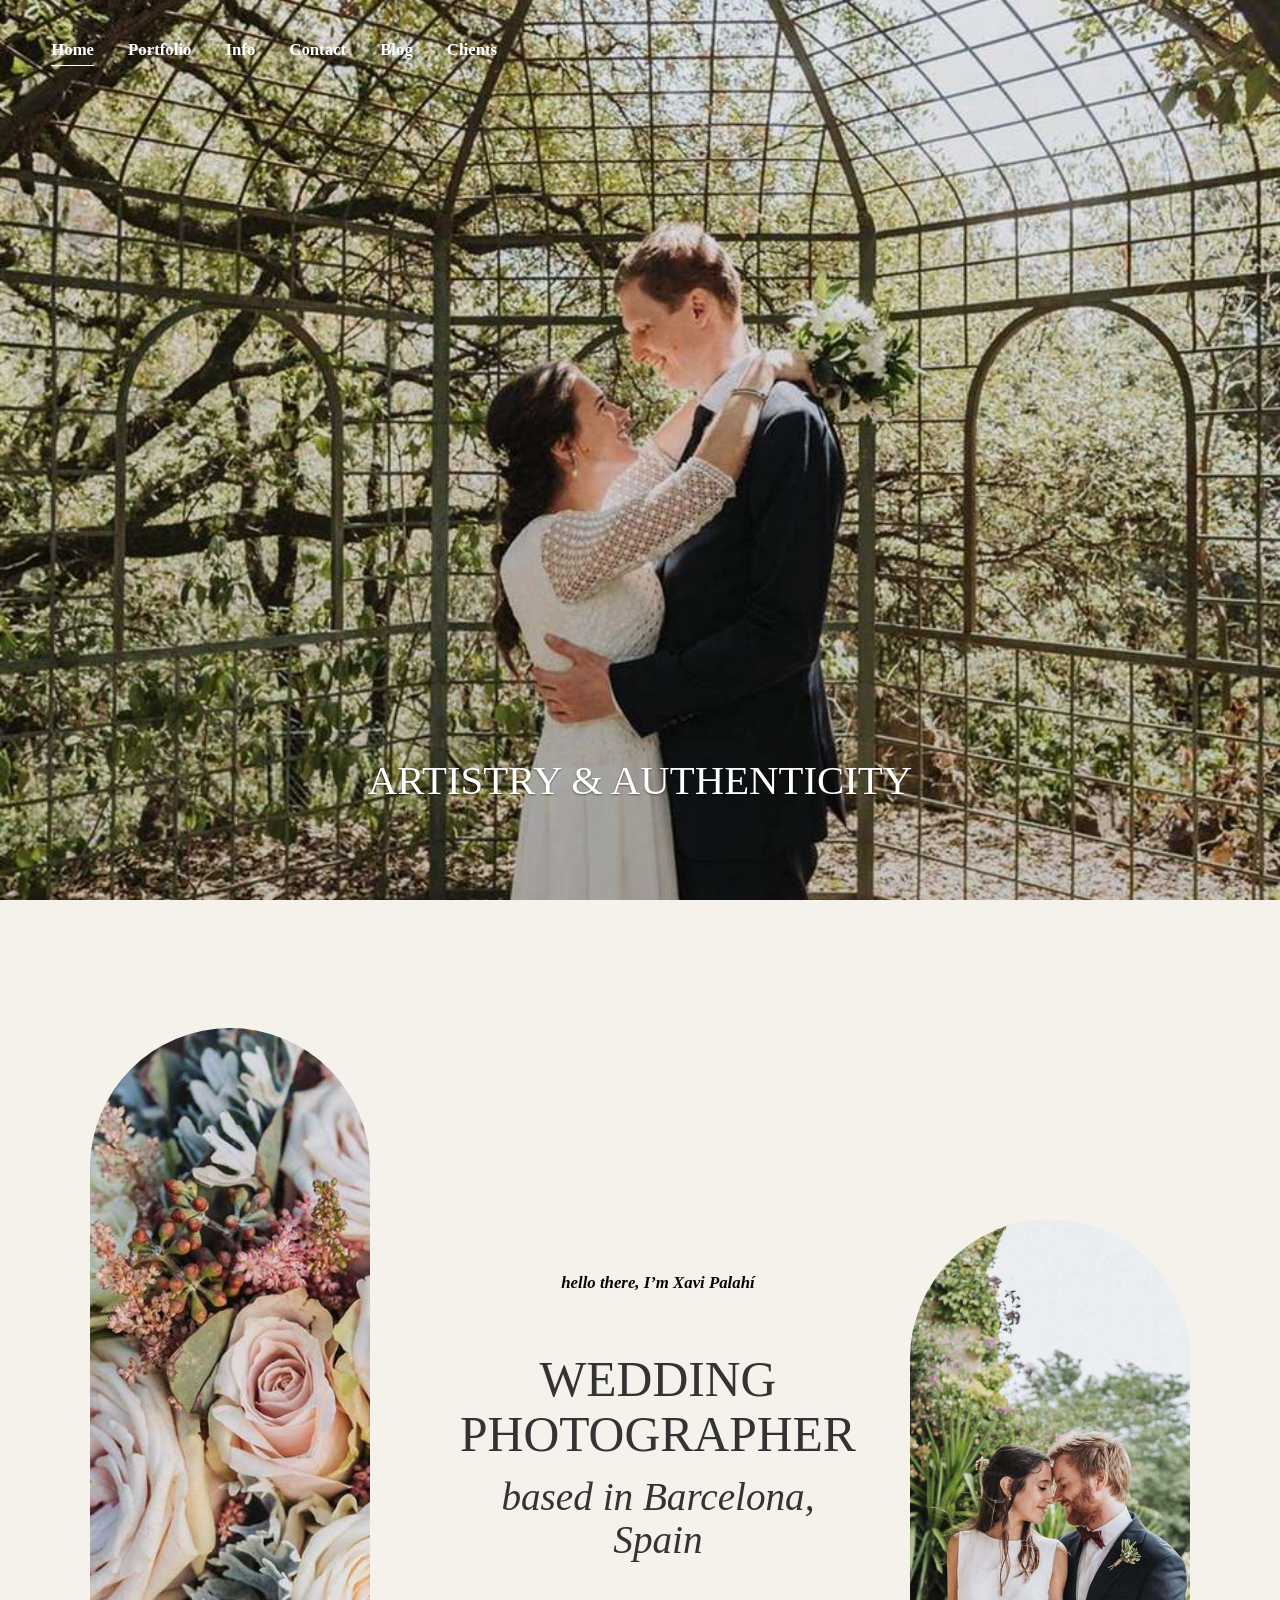
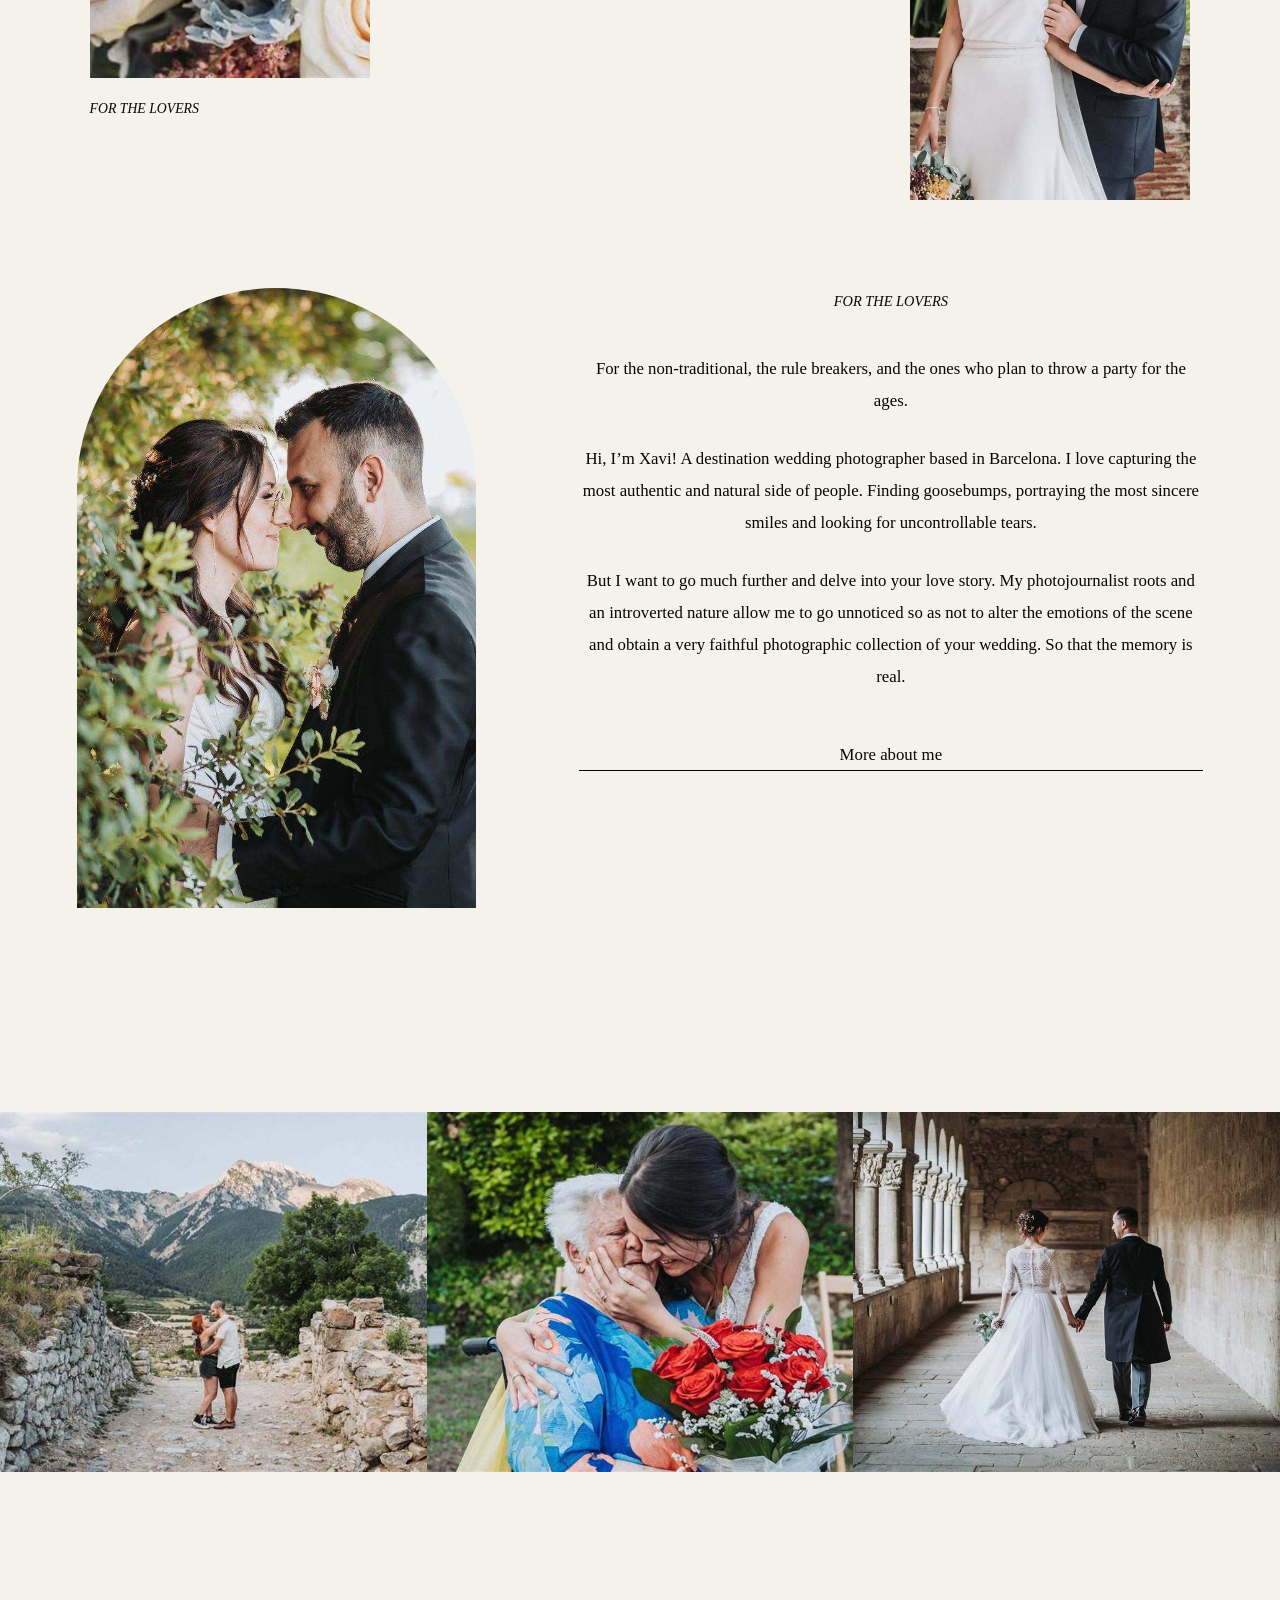
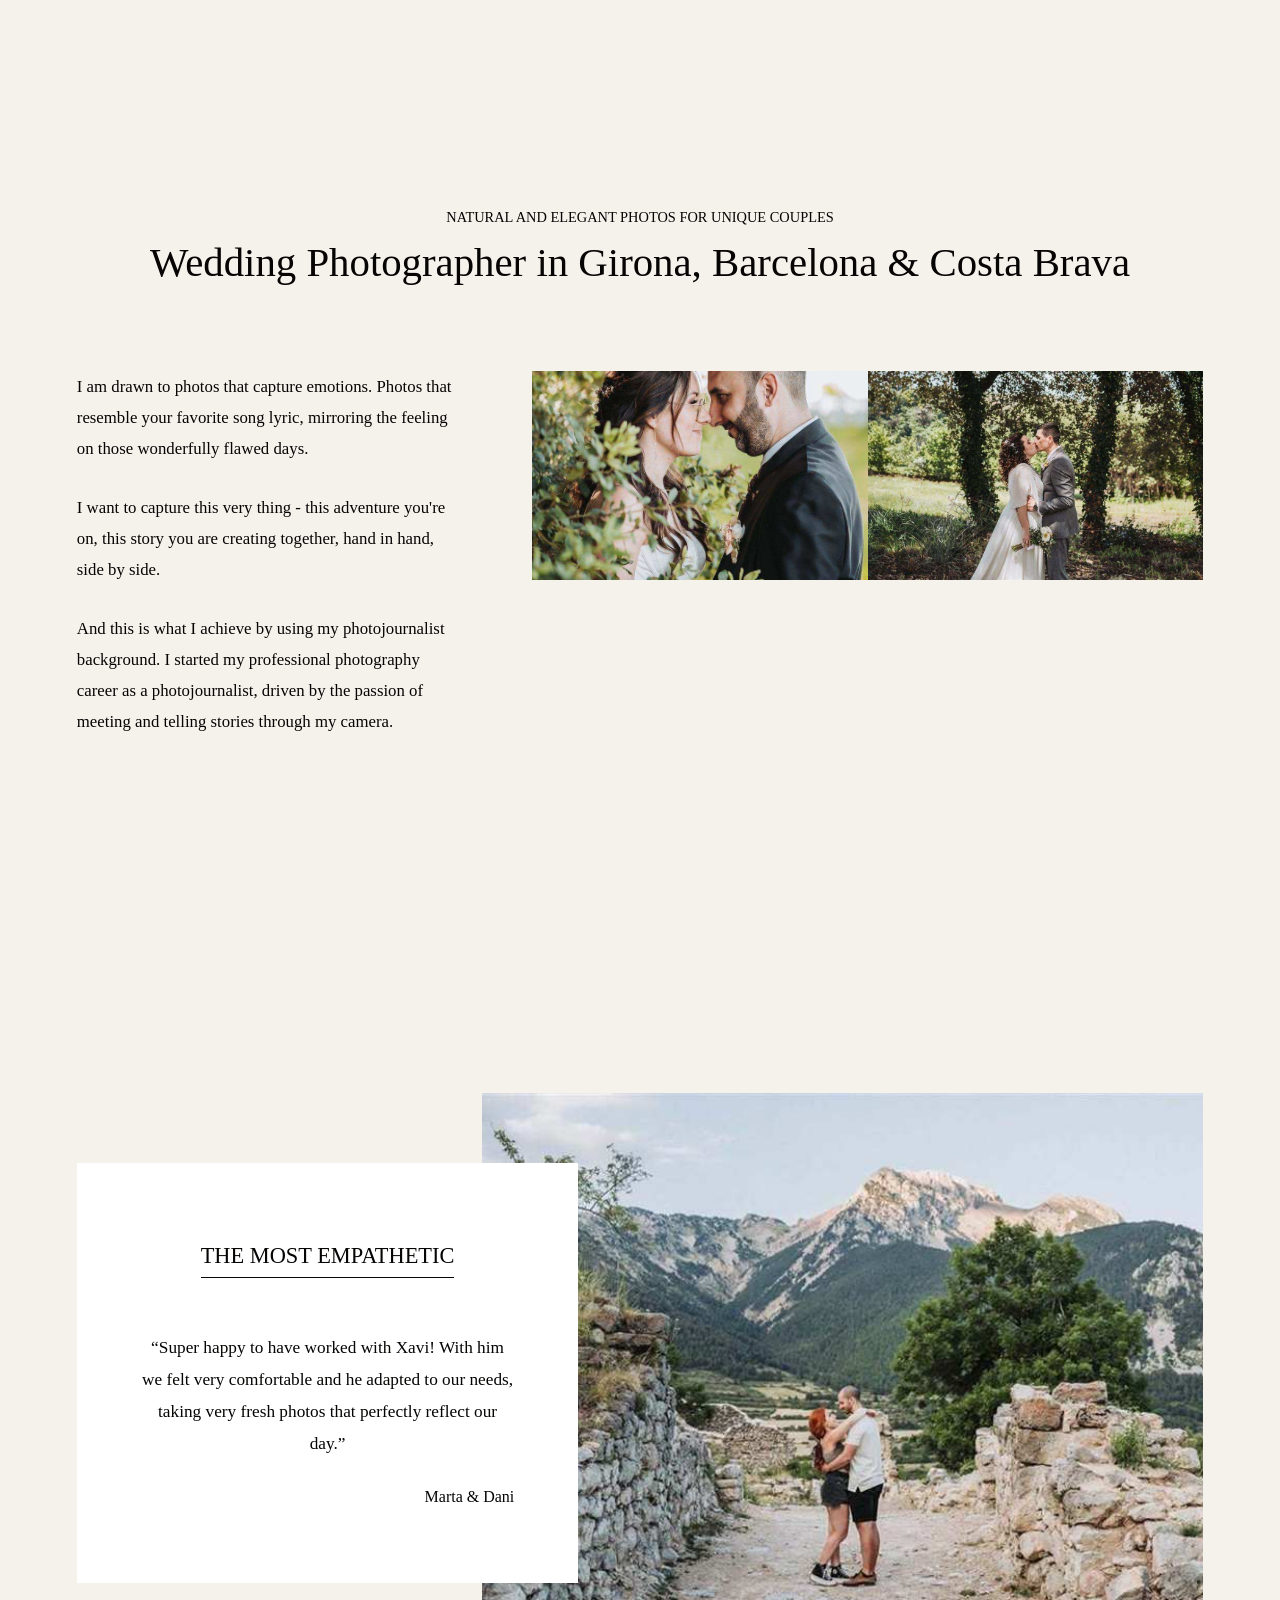
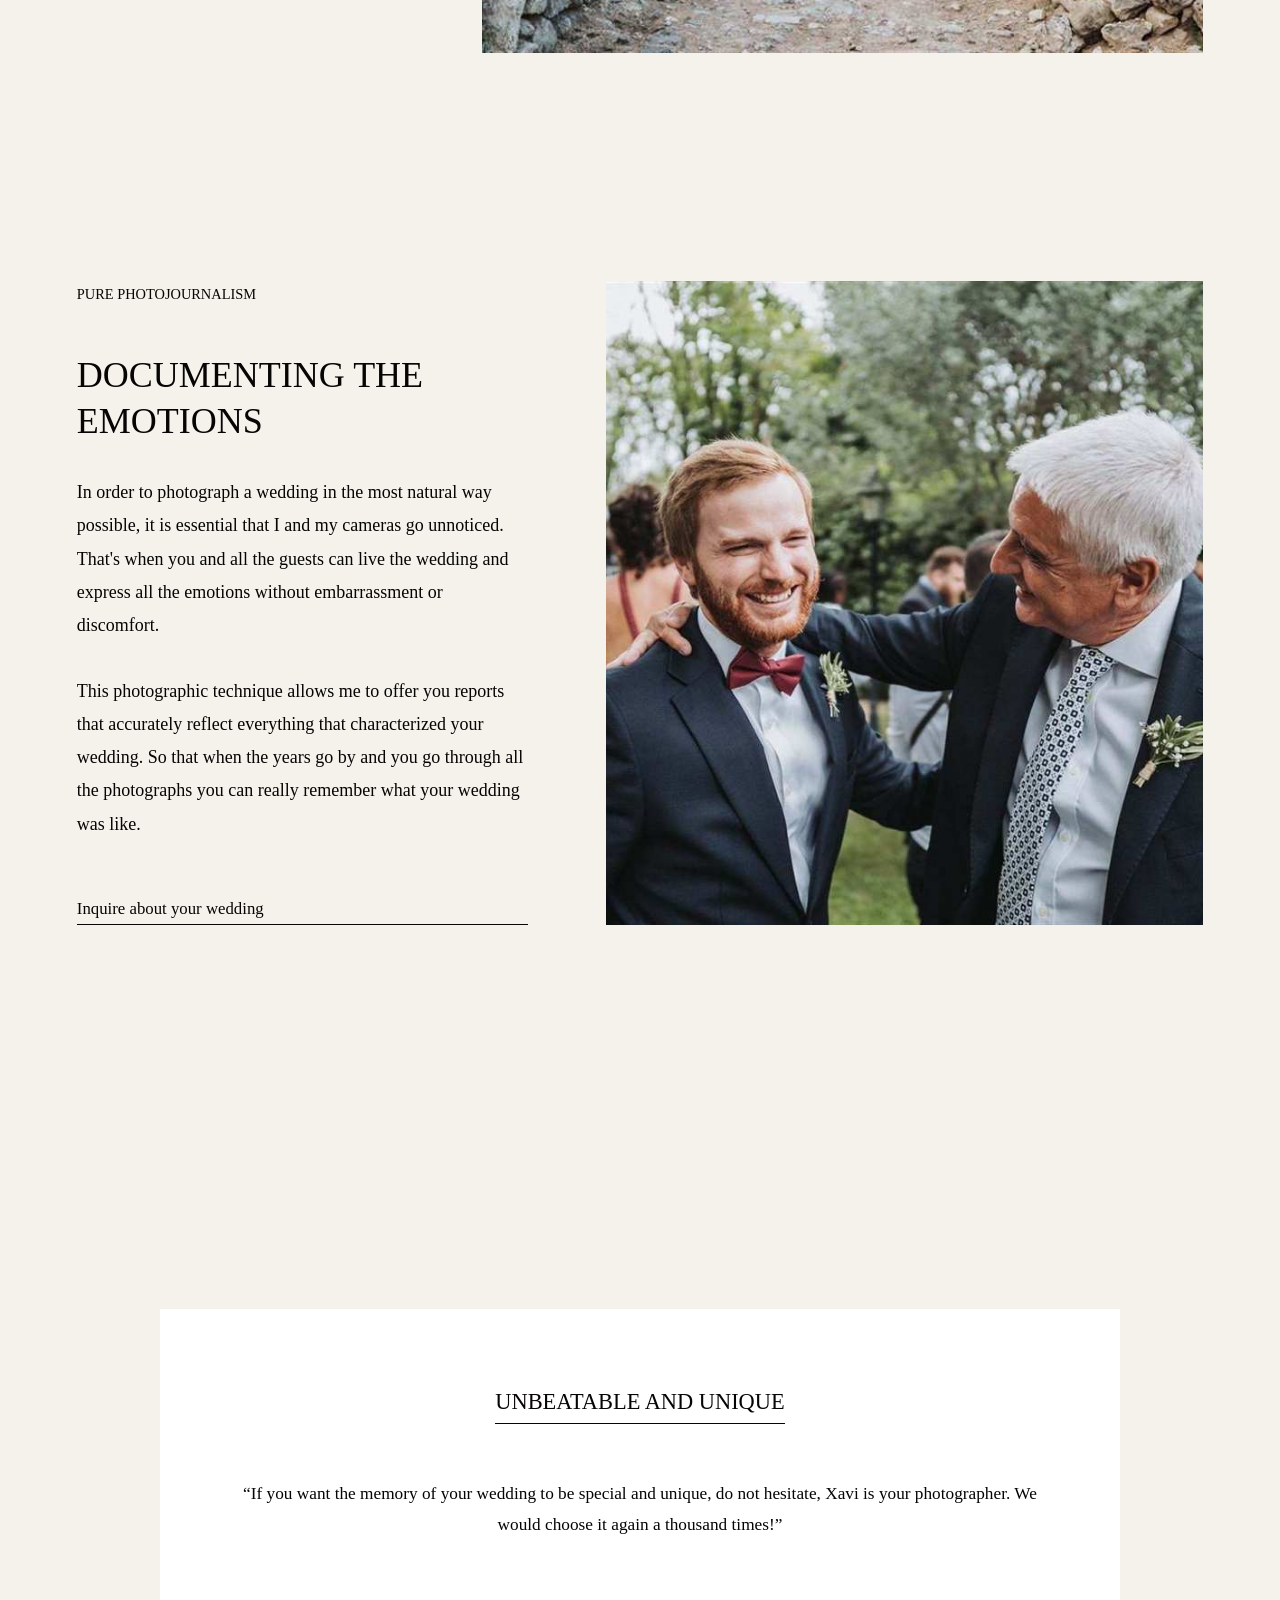
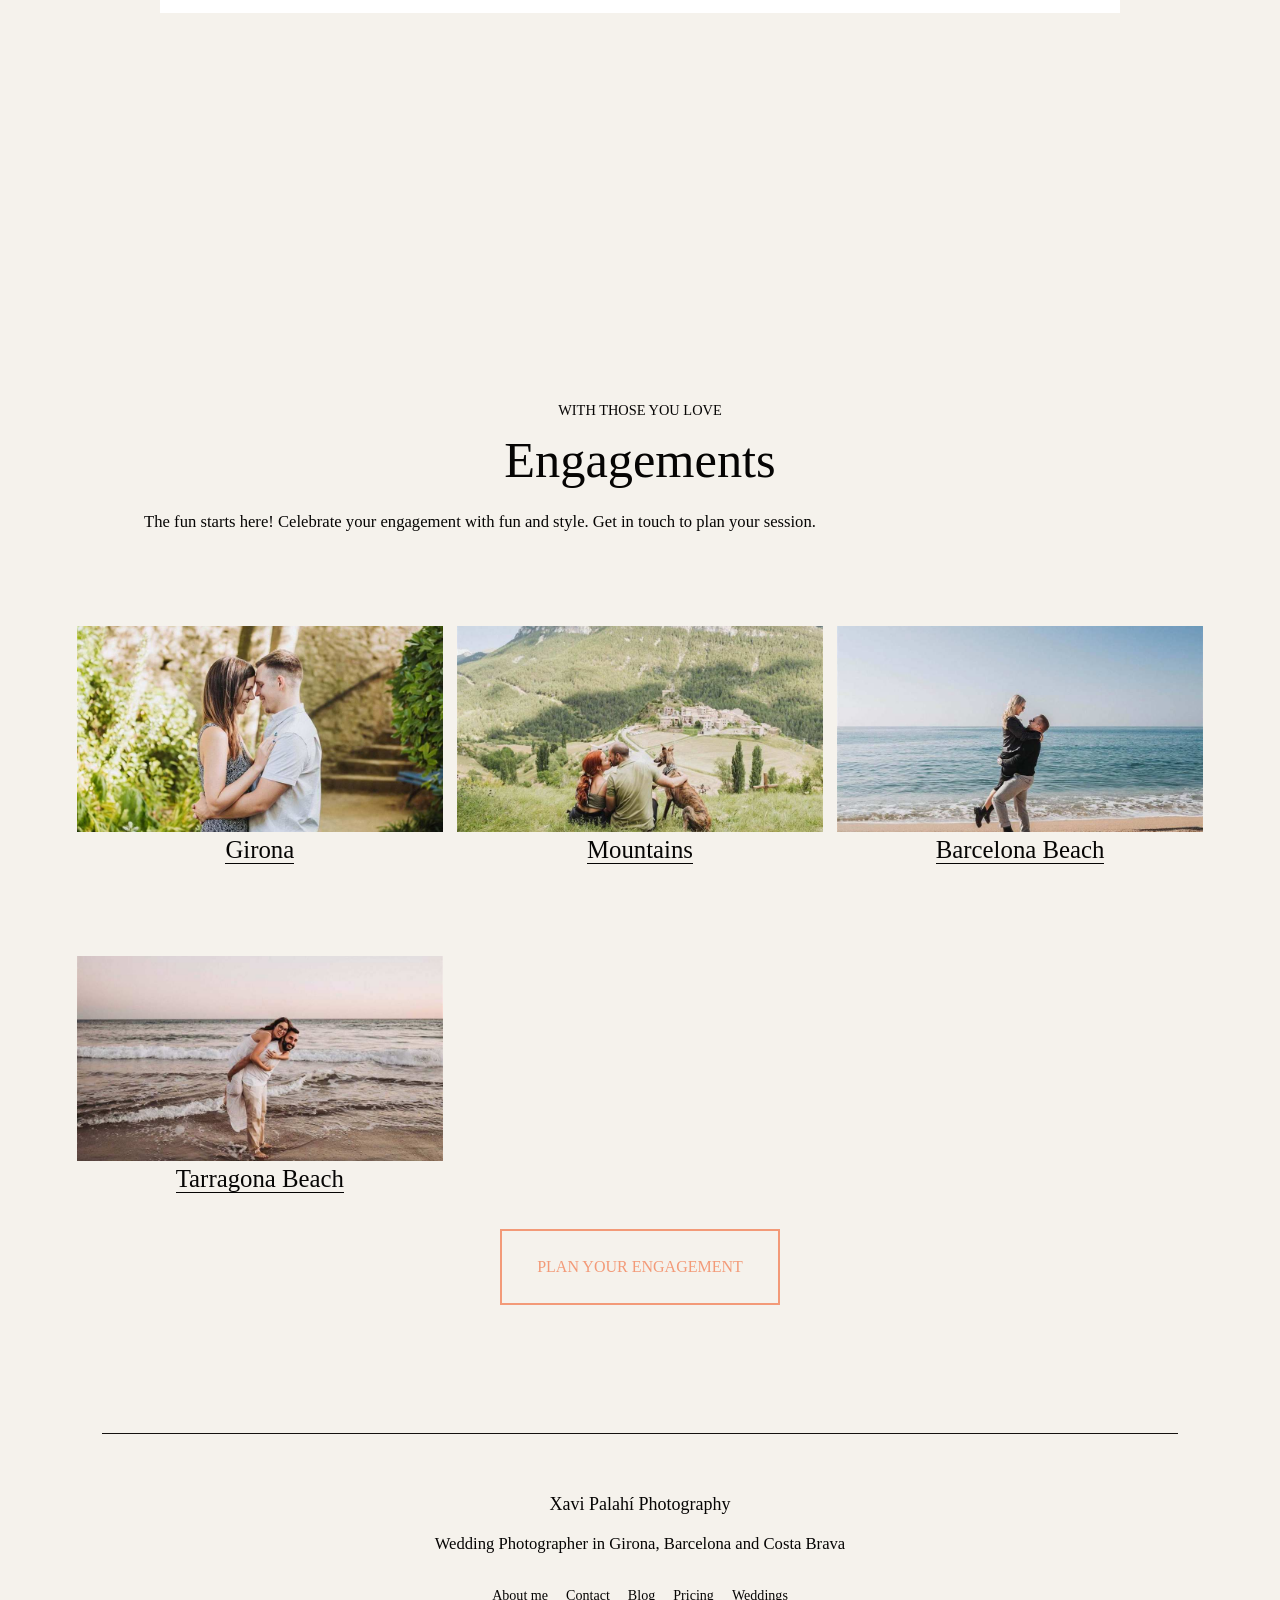
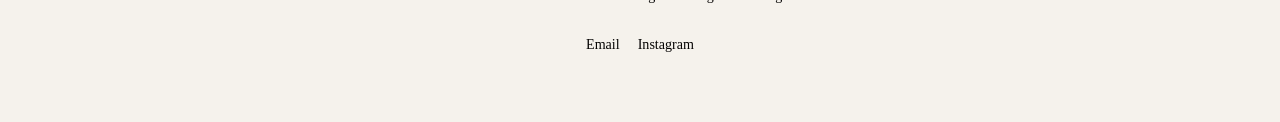
<file: index.html>
<!doctype html>
<html lang="en">
  <head>
    <meta charset="utf-8">
    <meta name="viewport" content="width=device-width, initial-scale=1">
    <title>Xavi Palahí | Barcelona Wedding Photographer</title>
    <meta name="description" content="Barcelona wedding photographer specializing in natural, emotional and elegant wedding photography in Barcelona, Girona and Costa Brava.">
    <meta property="og:title" content="Xavi Palahí | Barcelona Wedding Photographer">
    <meta property="og:description" content="Natural, emotional and elegant wedding photography based in Barcelona, Spain and available worldwide.">
    <meta property="og:image" content="/assets/images/home-hero.jpg">
    <link rel="stylesheet" href="/styles.css">
  </head>
  <body>
    <header class="site-header" data-header>
      <a class="brand" href="/" aria-label="Xavi Palahí Photography home">
        <span>Xavi Palahí</span>
      </a>
      <button class="menu-toggle" type="button" aria-expanded="false" aria-controls="site-nav" data-menu-toggle>
        <span></span><span></span><span></span><span class="sr-only">Open menu</span>
      </button>
      <nav class="site-nav" id="site-nav" data-nav>
        <a href="/" aria-current="page">Home</a>
        <a href="/weddings/">Portfolio</a>
        <a href="/pricing/">Info</a>
        <a href="/contact/">Contact</a>
        <a href="/blog/">Blog</a>
        <a href="https://xavipalahi.pic-time.com/portfolio" target="_blank" rel="noreferrer">Clients</a>
      </nav>
    </header>

    <main>
      <section class="hero home-hero">
        <img src="/assets/images/home-hero.jpg" alt="Wedding couple portrait in Barcelona">
        <div class="hero-content home-hero-content">
          <h1>Artistry & Authenticity</h1>
        </div>
      </section>

      <section class="section home-intro">
        <figure class="intro-portrait intro-portrait-left">
          <img src="/assets/images/pricing-wedding.jpg" alt="Wedding bouquet">
          <figcaption>For the lovers</figcaption>
        </figure>
        <div class="intro-statement">
          <p class="script-note">hello there, I’m Xavi Palahí</p>
          <h2>Wedding photographer</h2>
          <p class="intro-subtitle">based in Barcelona, Spain</p>
        </div>
        <figure class="intro-portrait intro-portrait-right">
          <img src="/assets/images/pricing-hero.jpg" alt="Bride and groom portrait">
          <figcaption>and those they dream</figcaption>
        </figure>
      </section>

      <section class="section home-story">
        <div class="intro-grid">
          <div class="story-image-frame">
            <img src="/assets/images/home-girona.jpg" alt="Bride and groom portrait">
          </div>
          <div class="copy">
            <p class="small-title">For the lovers</p>
            <p>For the non-traditional, the rule breakers, and the ones who plan to throw a party for the ages.</p>
            <p>Hi, I’m Xavi! A destination wedding photographer based in Barcelona. I love capturing the most authentic and natural side of people. Finding goosebumps, portraying the most sincere smiles and looking for uncontrollable tears.</p>
            <p>But I want to go much further and delve into your love story. My photojournalist roots and an introverted nature allow me to go unnoticed so as not to alter the emotions of the scene and obtain a very faithful photographic collection of your wedding. So that the memory is real.</p>
            <a class="text-link" href="/about/">More about me</a>
          </div>
        </div>
      </section>

      <section class="section tight">
        <div class="portfolio-strip">
          <img src="/assets/images/home-feature-1.jpg" alt="Wedding celebration detail">
          <img src="/assets/images/home-feature-2.jpg" alt="Bride and groom portrait">
          <img src="/assets/images/home-feature-3.jpg" alt="Wedding guests celebrating">
        </div>
      </section>

      <section class="section alt editorial-band">
        <div class="section-inner">
          <div class="section-heading center">
            <p class="overline">Natural and elegant photos for unique couples</p>
            <h2>Wedding Photographer in Girona, Barcelona & Costa Brava</h2>
          </div>
          <div class="split-grid">
            <div class="copy">
              <p>I am drawn to photos that capture emotions. Photos that resemble your favorite song lyric, mirroring the feeling on those wonderfully flawed days.</p>
              <p>I want to capture this very thing - this adventure you're on, this story you are creating together, hand in hand, side by side.</p>
              <p>And this is what I achieve by using my photojournalist background. I started my professional photography career as a photojournalist, driven by the passion of meeting and telling stories through my camera.</p>
            </div>
            <div class="image-stack">
              <img src="/assets/images/home-girona.jpg" alt="Girona wedding photographer portrait">
              <img src="/assets/images/home-caballe.jpg" alt="Can Caballé wedding photograph">
            </div>
          </div>
        </div>
      </section>

      <section class="section testimonial-section">
        <img class="testimonial-image" src="/assets/images/home-feature-1.jpg" alt="Couple session in the mountains">
        <div class="testimonial">
          <p class="overline">The most empathetic</p>
          <blockquote class="quote">“Super happy to have worked with Xavi! With him we felt very comfortable and he adapted to our needs, taking very fresh photos that perfectly reflect our day.”</blockquote>
          <p class="quote-credit">Marta & Dani</p>
        </div>
      </section>

      <section class="section documentary-section">
        <div class="split-grid">
          <img class="split-image" src="/assets/images/home-feature-4.jpg" alt="Candid wedding moment">
          <div class="copy">
            <p class="overline">Pure photojournalism</p>
            <h2>Documenting the emotions</h2>
            <p>In order to photograph a wedding in the most natural way possible, it is essential that I and my cameras go unnoticed. That's when you and all the guests can live the wedding and express all the emotions without embarrassment or discomfort.</p>
            <p>This photographic technique allows me to offer you reports that accurately reflect everything that characterized your wedding. So that when the years go by and you go through all the photographs you can really remember what your wedding was like.</p>
            <a class="text-link" href="/contact/">Inquire about your wedding</a>
          </div>
        </div>
      </section>

      <section class="section alt">
        <div class="section-inner">
          <div class="testimonial">
            <p class="overline">Unbeatable and unique</p>
            <blockquote class="quote">“If you want the memory of your wedding to be special and unique, do not hesitate, Xavi is your photographer. We would choose it again a thousand times!”</blockquote>
          </div>
        </div>
      </section>

      <section class="section">
        <div class="section-heading center">
          <p class="overline">With those you love</p>
          <h2>Engagements</h2>
          <p class="lead">The fun starts here! Celebrate your engagement with fun and style. Get in touch to plan your session.</p>
        </div>
        <div class="engagement-grid">
          <article><img src="/assets/images/couple-girona.jpg" alt="Couple photo session in Girona"><h3>Girona</h3></article>
          <article><img src="/assets/images/couple-mountains.jpg" alt="Couple photo session in the mountains"><h3>Mountains</h3></article>
          <article><img src="/assets/images/couple-barcelona.jpg" alt="Couple photo session in Barcelona Beach"><h3>Barcelona Beach</h3></article>
          <article><img src="/assets/images/couple-tarragona.jpg" alt="Couple photo session in Tarragona Beach"><h3>Tarragona Beach</h3></article>
        </div>
        <div class="button-row" style="justify-content:center">
          <a class="button dark" href="/contact/">Plan your engagement</a>
        </div>
      </section>
    </main>

    <footer class="site-footer">
      <p>Xavi Palahí Photography</p>
      <p class="lead" style="margin:8px auto 0">Wedding Photographer in Girona, Barcelona and Costa Brava</p>
      <nav class="footer-nav">
        <a href="/about/">About me</a><a href="/contact/">Contact</a><a href="/blog/">Blog</a><a href="/pricing/">Pricing</a><a href="/weddings/">Weddings</a>
      </nav>
      <div class="social-row">
        <a href="mailto:xavierpalahi@hotmail.com">Email</a>
        <a href="https://www.instagram.com/xavipalahi.weddings/" target="_blank" rel="noreferrer">Instagram</a>
      </div>
    </footer>
    <script src="/script.js"></script>
  </body>
</html>
</file>
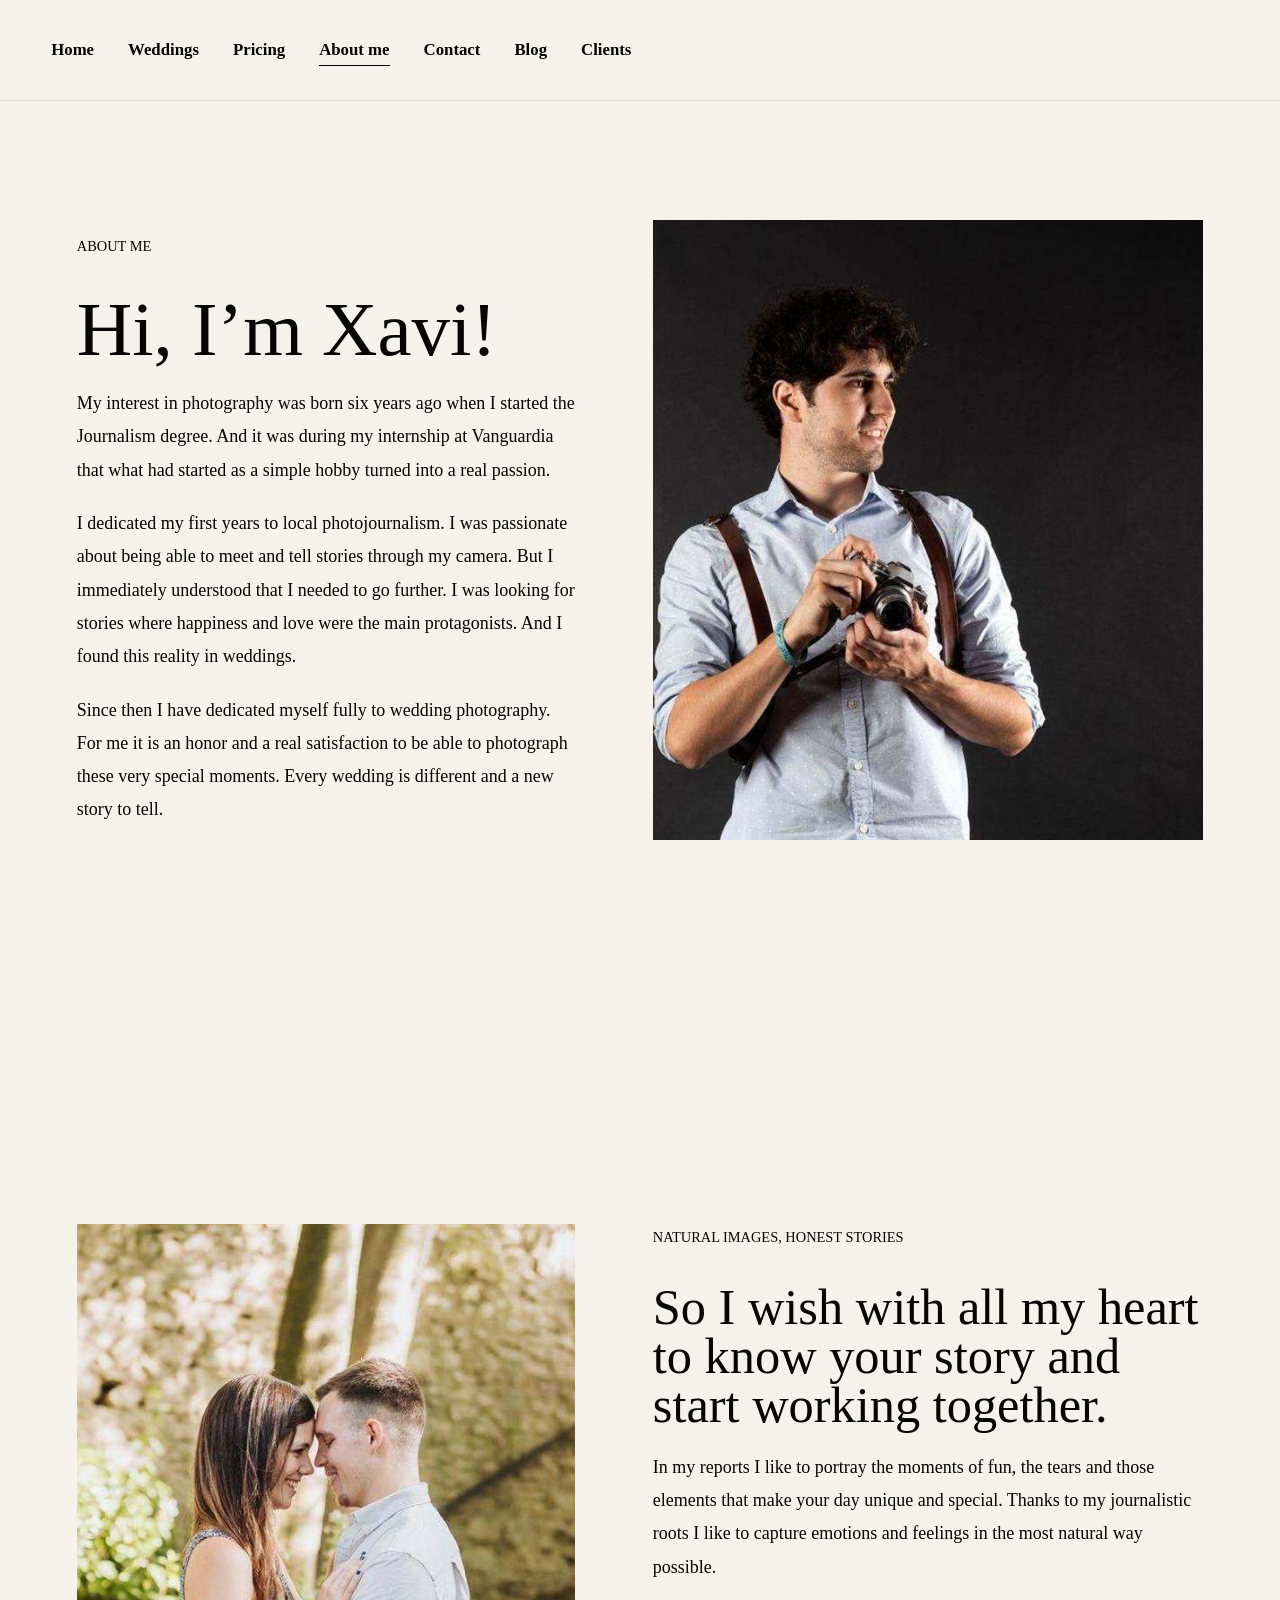
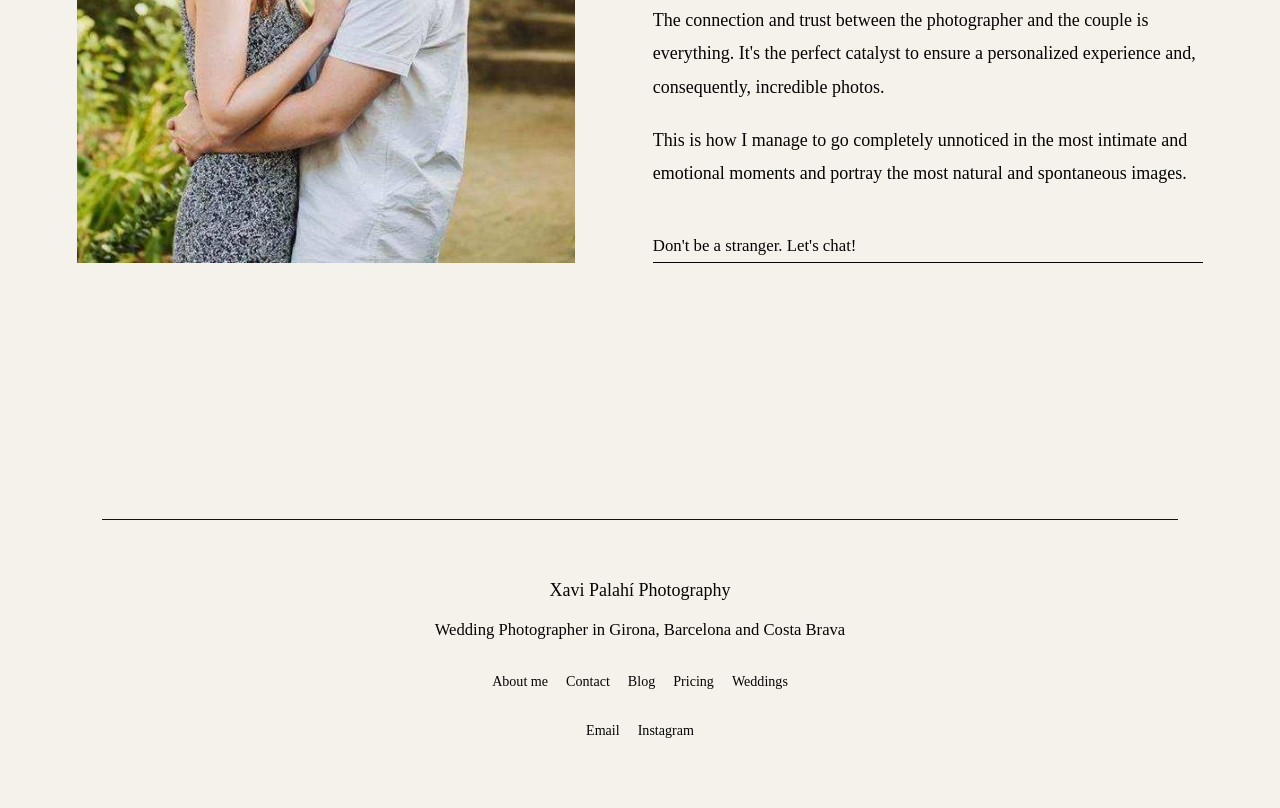
<file: about/index.html>
<!doctype html>
<html lang="en">
  <head>
    <meta charset="utf-8">
    <meta name="viewport" content="width=device-width, initial-scale=1">
    <title>About me | Xavi Palahí Photography</title>
    <meta name="description" content="Meet Xavi Palahí, a Barcelona wedding photographer with photojournalistic roots and a natural, emotional style.">
    <meta property="og:title" content="About me | Xavi Palahí Photography">
    <meta property="og:image" content="/assets/images/about-xavi.jpg">
    <link rel="stylesheet" href="/styles.css">
  </head>
  <body>
    <header class="site-header header-light" data-header>
      <a class="brand" href="/" aria-label="Xavi Palahí Photography home"><span>Xavi Palahí</span></a>
      <button class="menu-toggle" type="button" aria-expanded="false" aria-controls="site-nav" data-menu-toggle><span></span><span></span><span></span><span class="sr-only">Open menu</span></button>
      <nav class="site-nav" id="site-nav" data-nav>
        <a href="/">Home</a><a href="/weddings/">Weddings</a><a href="/pricing/">Pricing</a><a href="/about/" aria-current="page">About me</a><a href="/contact/">Contact</a><a href="/blog/">Blog</a><a href="https://xavipalahi.pic-time.com/portfolio" target="_blank" rel="noreferrer">Clients</a>
      </nav>
    </header>

    <main style="padding-top:92px">
      <section class="section">
        <div class="about-grid">
          <div class="copy">
            <p class="overline">About me</p>
            <h1 style="color:var(--ink)">Hi, I’m Xavi!</h1>
            <p>My interest in photography was born six years ago when I started the Journalism degree. And it was during my internship at Vanguardia that what had started as a simple hobby turned into a real passion.</p>
            <p>I dedicated my first years to local photojournalism. I was passionate about being able to meet and tell stories through my camera. But I immediately understood that I needed to go further. I was looking for stories where happiness and love were the main protagonists. And I found this reality in weddings.</p>
            <p>Since then I have dedicated myself fully to wedding photography. For me it is an honor and a real satisfaction to be able to photograph these very special moments. Every wedding is different and a new story to tell.</p>
          </div>
          <img class="about-image" src="/assets/images/about-xavi.jpg" alt="Xavi Palahí">
        </div>
      </section>

      <section class="section alt">
        <div class="section-inner">
          <div class="split-grid">
            <img class="split-image" src="/assets/images/about-work.jpg" alt="Xavi Palahí photographing a wedding">
            <div class="copy">
              <p class="overline">Natural images, honest stories</p>
              <h2>So I wish with all my heart to know your story and start working together.</h2>
              <p>In my reports I like to portray the moments of fun, the tears and those elements that make your day unique and special. Thanks to my journalistic roots I like to capture emotions and feelings in the most natural way possible.</p>
              <p>The connection and trust between the photographer and the couple is everything. It's the perfect catalyst to ensure a personalized experience and, consequently, incredible photos.</p>
              <p>This is how I manage to go completely unnoticed in the most intimate and emotional moments and portray the most natural and spontaneous images.</p>
              <a class="text-link" href="/contact/">Don't be a stranger. Let's chat!</a>
            </div>
          </div>
        </div>
      </section>
    </main>

    <footer class="site-footer">
      <p>Xavi Palahí Photography</p>
      <p class="lead" style="margin:8px auto 0">Wedding Photographer in Girona, Barcelona and Costa Brava</p>
      <nav class="footer-nav"><a href="/about/">About me</a><a href="/contact/">Contact</a><a href="/blog/">Blog</a><a href="/pricing/">Pricing</a><a href="/weddings/">Weddings</a></nav>
      <div class="social-row"><a href="mailto:xavierpalahi@hotmail.com">Email</a><a href="https://www.instagram.com/xavipalahi.weddings/" target="_blank" rel="noreferrer">Instagram</a></div>
    </footer>
    <script src="/script.js"></script>
  </body>
</html>
</file>
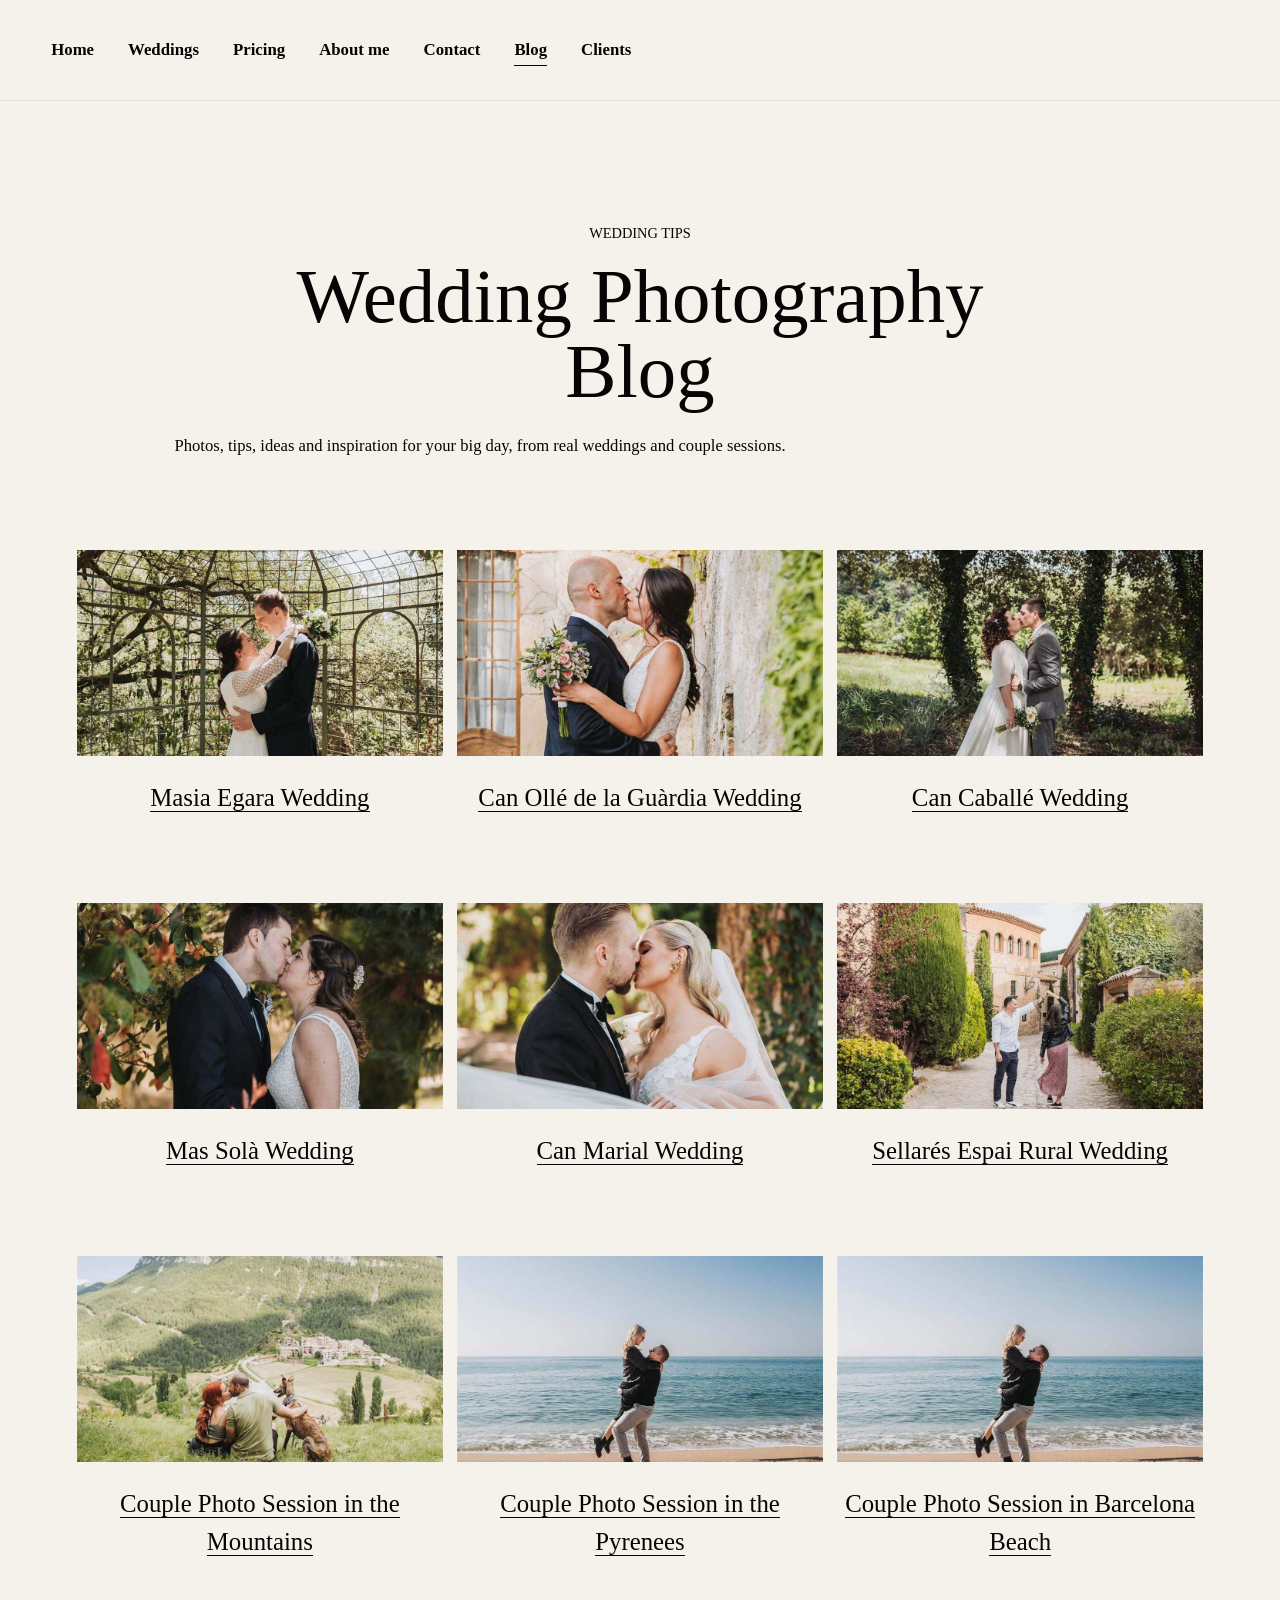
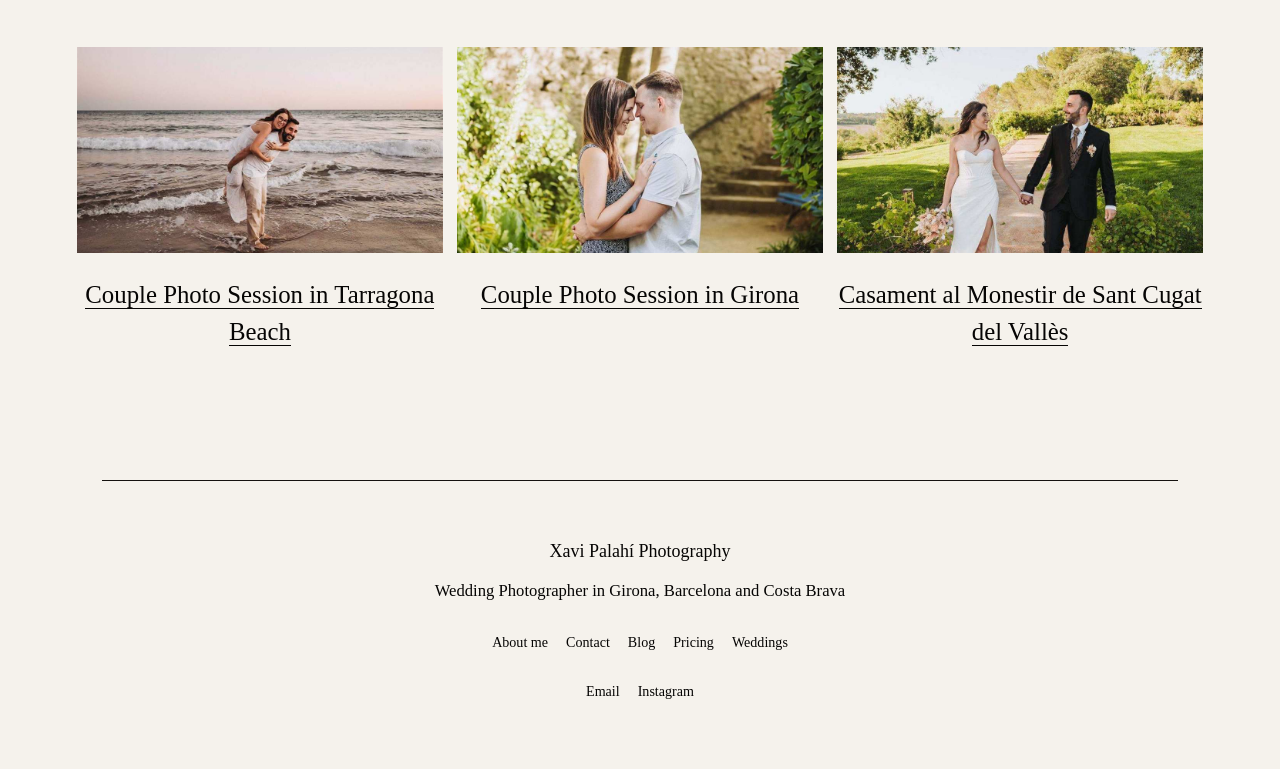
<file: blog/index.html>
<!doctype html>
<html lang="en">
  <head>
    <meta charset="utf-8">
    <meta name="viewport" content="width=device-width, initial-scale=1">
    <title>Wedding Photography Blog | Xavi Palahí Photography</title>
    <meta name="description" content="Wedding photography blog by Xavi Palahí with real weddings, couple sessions, ideas and inspiration.">
    <meta property="og:title" content="Wedding Photography Blog | Xavi Palahí Photography">
    <meta property="og:image" content="/assets/images/blog-masia-egara.jpg">
    <link rel="stylesheet" href="/styles.css">
  </head>
  <body>
    <header class="site-header header-light" data-header>
      <a class="brand" href="/" aria-label="Xavi Palahí Photography home"><span>Xavi Palahí</span></a>
      <button class="menu-toggle" type="button" aria-expanded="false" aria-controls="site-nav" data-menu-toggle><span></span><span></span><span></span><span class="sr-only">Open menu</span></button>
      <nav class="site-nav" id="site-nav" data-nav>
        <a href="/">Home</a><a href="/weddings/">Weddings</a><a href="/pricing/">Pricing</a><a href="/about/">About me</a><a href="/contact/">Contact</a><a href="/blog/" aria-current="page">Blog</a><a href="https://xavipalahi.pic-time.com/portfolio" target="_blank" rel="noreferrer">Clients</a>
      </nav>
    </header>

    <main style="padding-top:92px">
      <section class="section">
        <div class="section-heading center">
          <p class="overline">Wedding tips</p>
          <h1 style="color:var(--ink); margin:auto">Wedding Photography Blog</h1>
          <p class="lead">Photos, tips, ideas and inspiration for your big day, from real weddings and couple sessions.</p>
        </div>
        <div class="blog-grid">
          <a class="blog-card" href="/contact/"><img src="/assets/images/blog-masia-egara.jpg" alt="Masia Egara Wedding"><div class="blog-card-content"><p class="overline">Real wedding</p><h2>Masia Egara Wedding</h2><p>Wedding at Masia Egara</p></div></a>
          <a class="blog-card" href="/contact/"><img src="/assets/images/blog-can-olle.jpg" alt="Can Ollé de la Guàrdia Wedding"><div class="blog-card-content"><p class="overline">Real wedding</p><h2>Can Ollé de la Guàrdia Wedding</h2><p>Gorgeous wedding in Montserrat.</p></div></a>
          <a class="blog-card" href="/contact/"><img src="/assets/images/blog-can-caballe.jpg" alt="Can Caballé Wedding"><div class="blog-card-content"><p class="overline">Real wedding</p><h2>Can Caballé Wedding</h2><p>Sara & Sergi</p></div></a>
          <a class="blog-card" href="/contact/"><img src="/assets/images/blog-mas-sola.jpg" alt="Mas Solà Wedding"><div class="blog-card-content"><p class="overline">Real wedding</p><h2>Mas Solà Wedding</h2><p>Judith & Joan</p></div></a>
          <a class="blog-card" href="/contact/"><img src="/assets/images/blog-can-marial.jpg" alt="Can Marial Wedding"><div class="blog-card-content"><p class="overline">Real wedding</p><h2>Can Marial Wedding</h2><p>Asta & Teemu</p></div></a>
          <a class="blog-card" href="/contact/"><img src="/assets/images/blog-sellares.jpg" alt="Sellarés rural session"><div class="blog-card-content"><p class="overline">Real wedding</p><h2>Sellarés Espai Rural Wedding</h2><p>Mariana & Martí</p></div></a>
          <a class="blog-card" href="/contact/"><img src="/assets/images/couple-mountains.jpg" alt="Couple session in the mountains"><div class="blog-card-content"><p class="overline">Couple session</p><h2>Couple Photo Session in the Mountains</h2><p>Adventure session in nature.</p></div></a>
          <a class="blog-card" href="/contact/"><img src="/assets/images/couples-hero.jpg" alt="Couple session in the Pyrenees"><div class="blog-card-content"><p class="overline">Couple session</p><h2>Couple Photo Session in the Pyrenees</h2><p>Intimate session in the mountains.</p></div></a>
          <a class="blog-card" href="/contact/"><img src="/assets/images/couple-barcelona.jpg" alt="Couple session in Barcelona Beach"><div class="blog-card-content"><p class="overline">Couple session</p><h2>Couple Photo Session in Barcelona Beach</h2><p>Relaxed session by the sea.</p></div></a>
          <a class="blog-card" href="/contact/"><img src="/assets/images/couple-tarragona.jpg" alt="Couple session in Tarragona Beach"><div class="blog-card-content"><p class="overline">Couple session</p><h2>Couple Photo Session in Tarragona Beach</h2><p>Coastal story at sunset.</p></div></a>
          <a class="blog-card" href="/contact/"><img src="/assets/images/couple-girona.jpg" alt="Couple session in Girona"><div class="blog-card-content"><p class="overline">Couple session</p><h2>Couple Photo Session in Girona</h2><p>Urban and romantic portraits.</p></div></a>
          <a class="blog-card" href="/contact/"><img src="/assets/images/blog-monestir.jpg" alt="Sant Cugat wedding"><div class="blog-card-content"><p class="overline">Real wedding</p><h2>Casament al Monestir de Sant Cugat del Vallès</h2><p>A wedding story close to home.</p></div></a>
        </div>
      </section>
    </main>

    <footer class="site-footer">
      <p>Xavi Palahí Photography</p>
      <p class="lead" style="margin:8px auto 0">Wedding Photographer in Girona, Barcelona and Costa Brava</p>
      <nav class="footer-nav"><a href="/about/">About me</a><a href="/contact/">Contact</a><a href="/blog/">Blog</a><a href="/pricing/">Pricing</a><a href="/weddings/">Weddings</a></nav>
      <div class="social-row"><a href="mailto:xavierpalahi@hotmail.com">Email</a><a href="https://www.instagram.com/xavipalahi.weddings/" target="_blank" rel="noreferrer">Instagram</a></div>
    </footer>
    <script src="/script.js"></script>
  </body>
</html>
</file>
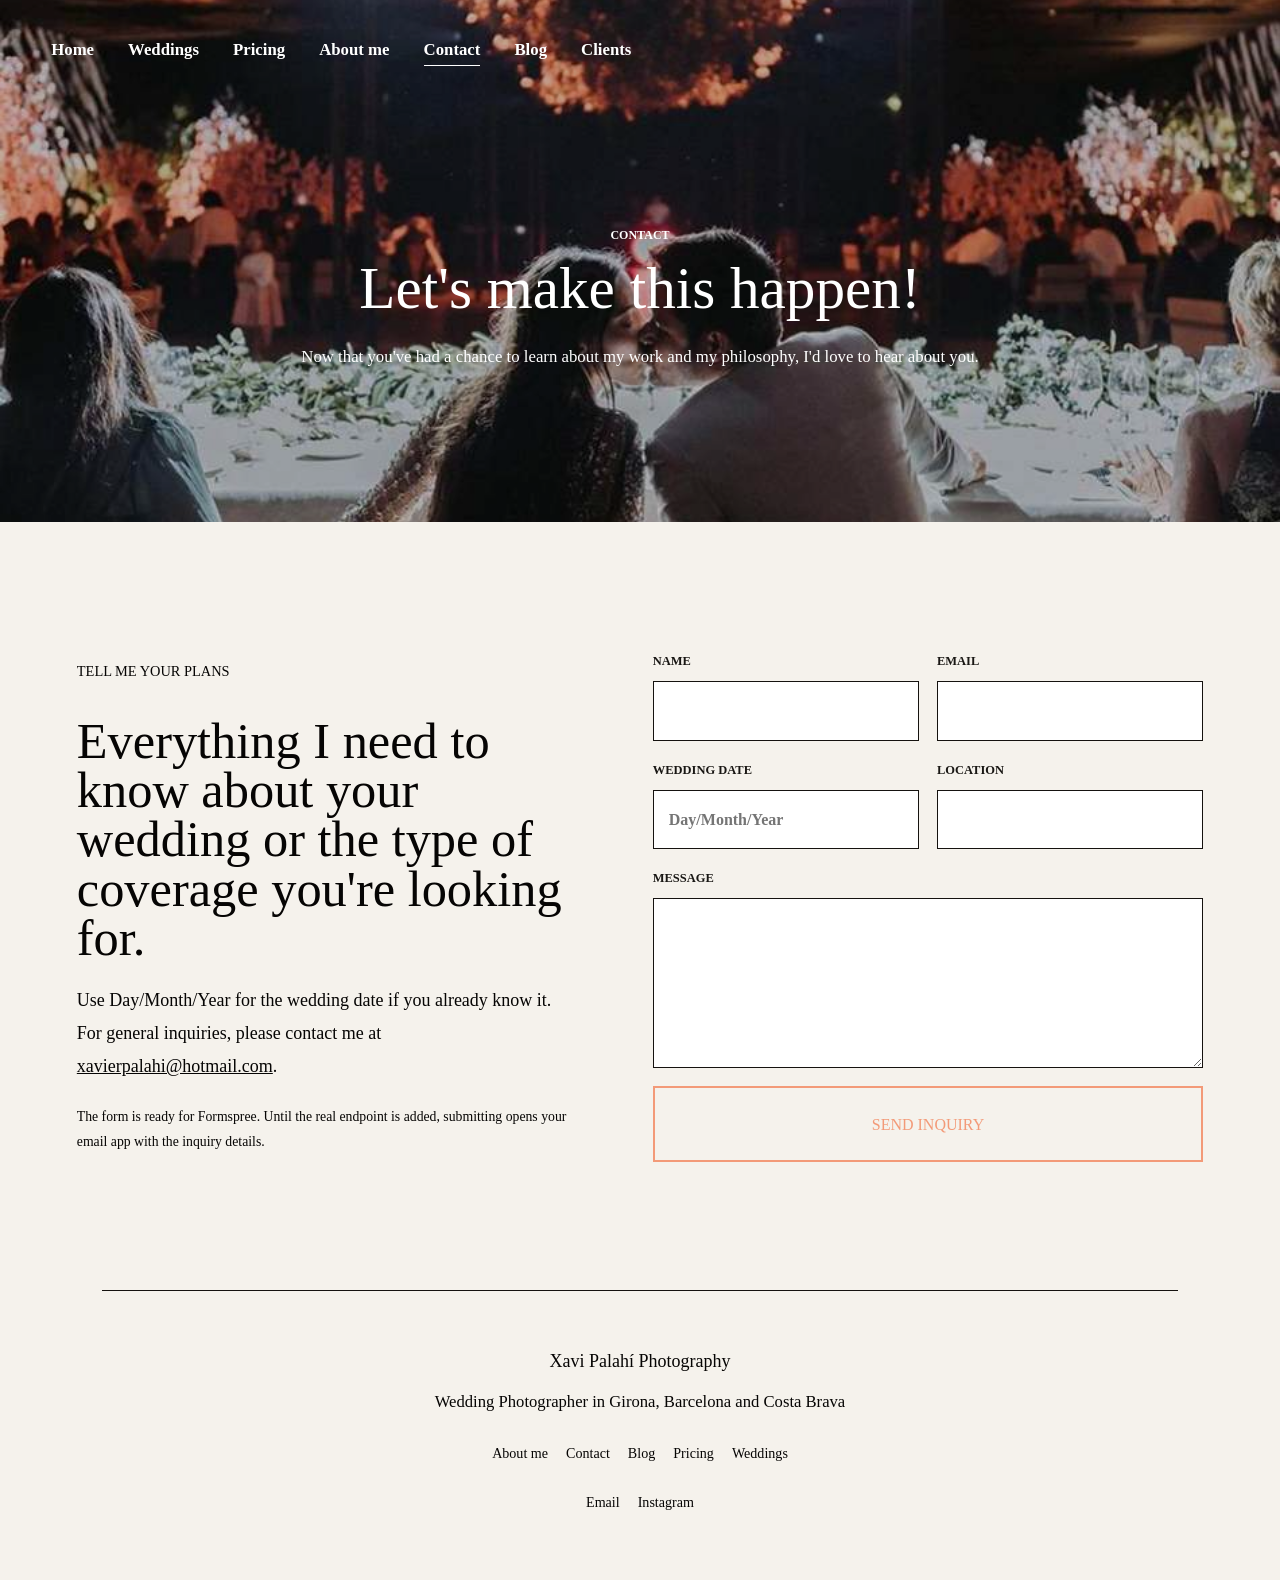
<file: contact/index.html>
<!doctype html>
<html lang="en">
  <head>
    <meta charset="utf-8">
    <meta name="viewport" content="width=device-width, initial-scale=1">
    <title>Contact | Xavi Palahí Photography</title>
    <meta name="description" content="Get in touch with Xavi Palahí Photography for wedding photography in Barcelona, Girona and Costa Brava.">
    <meta property="og:title" content="Contact | Xavi Palahí Photography">
    <meta property="og:image" content="/assets/images/contact-hero.jpg">
    <link rel="stylesheet" href="/styles.css">
  </head>
  <body>
    <header class="site-header" data-header>
      <a class="brand" href="/" aria-label="Xavi Palahí Photography home"><span>Xavi Palahí</span></a>
      <button class="menu-toggle" type="button" aria-expanded="false" aria-controls="site-nav" data-menu-toggle><span></span><span></span><span></span><span class="sr-only">Open menu</span></button>
      <nav class="site-nav" id="site-nav" data-nav>
        <a href="/">Home</a><a href="/weddings/">Weddings</a><a href="/pricing/">Pricing</a><a href="/about/">About me</a><a href="/contact/" aria-current="page">Contact</a><a href="/blog/">Blog</a><a href="https://xavipalahi.pic-time.com/portfolio" target="_blank" rel="noreferrer">Clients</a>
      </nav>
    </header>

    <main>
      <section class="page-hero">
        <img src="/assets/images/contact-hero.jpg" alt="Engagement session by the sea">
        <div class="hero-content narrow">
          <p class="eyebrow">Contact</p>
          <h1>Let's make this happen!</h1>
          <p class="hero-text">Now that you've had a chance to learn about my work and my philosophy, I'd love to hear about you.</p>
        </div>
      </section>

      <section class="section">
        <div class="contact-grid">
          <div class="copy">
            <p class="overline">Tell me your plans</p>
            <h2>Everything I need to know about your wedding or the type of coverage you're looking for.</h2>
            <p>Use Day/Month/Year for the wedding date if you already know it. For general inquiries, please contact me at <a href="mailto:xavierpalahi@hotmail.com">xavierpalahi@hotmail.com</a>.</p>
            <p class="form-note">The form is ready for Formspree. Until the real endpoint is added, submitting opens your email app with the inquiry details.</p>
          </div>
          <form class="contact-form" action="https://formspree.io/f/REPLACE_WITH_YOUR_FORM_ID" method="POST" data-contact-form>
            <div class="field-grid">
              <label>Name<input type="text" name="name" autocomplete="name" required></label>
              <label>Email<input type="email" name="email" autocomplete="email" required></label>
            </div>
            <div class="field-grid">
              <label>Wedding date<input type="text" name="date" placeholder="Day/Month/Year"></label>
              <label>Location<input type="text" name="location" autocomplete="address-level2"></label>
            </div>
            <label>Message<textarea name="message" required></textarea></label>
            <button class="button dark" type="submit">Send inquiry</button>
          </form>
        </div>
      </section>
    </main>

    <footer class="site-footer">
      <p>Xavi Palahí Photography</p>
      <p class="lead" style="margin:8px auto 0">Wedding Photographer in Girona, Barcelona and Costa Brava</p>
      <nav class="footer-nav"><a href="/about/">About me</a><a href="/contact/">Contact</a><a href="/blog/">Blog</a><a href="/pricing/">Pricing</a><a href="/weddings/">Weddings</a></nav>
      <div class="social-row"><a href="mailto:xavierpalahi@hotmail.com">Email</a><a href="https://www.instagram.com/xavipalahi.weddings/" target="_blank" rel="noreferrer">Instagram</a></div>
    </footer>
    <script src="/script.js"></script>
  </body>
</html>
</file>
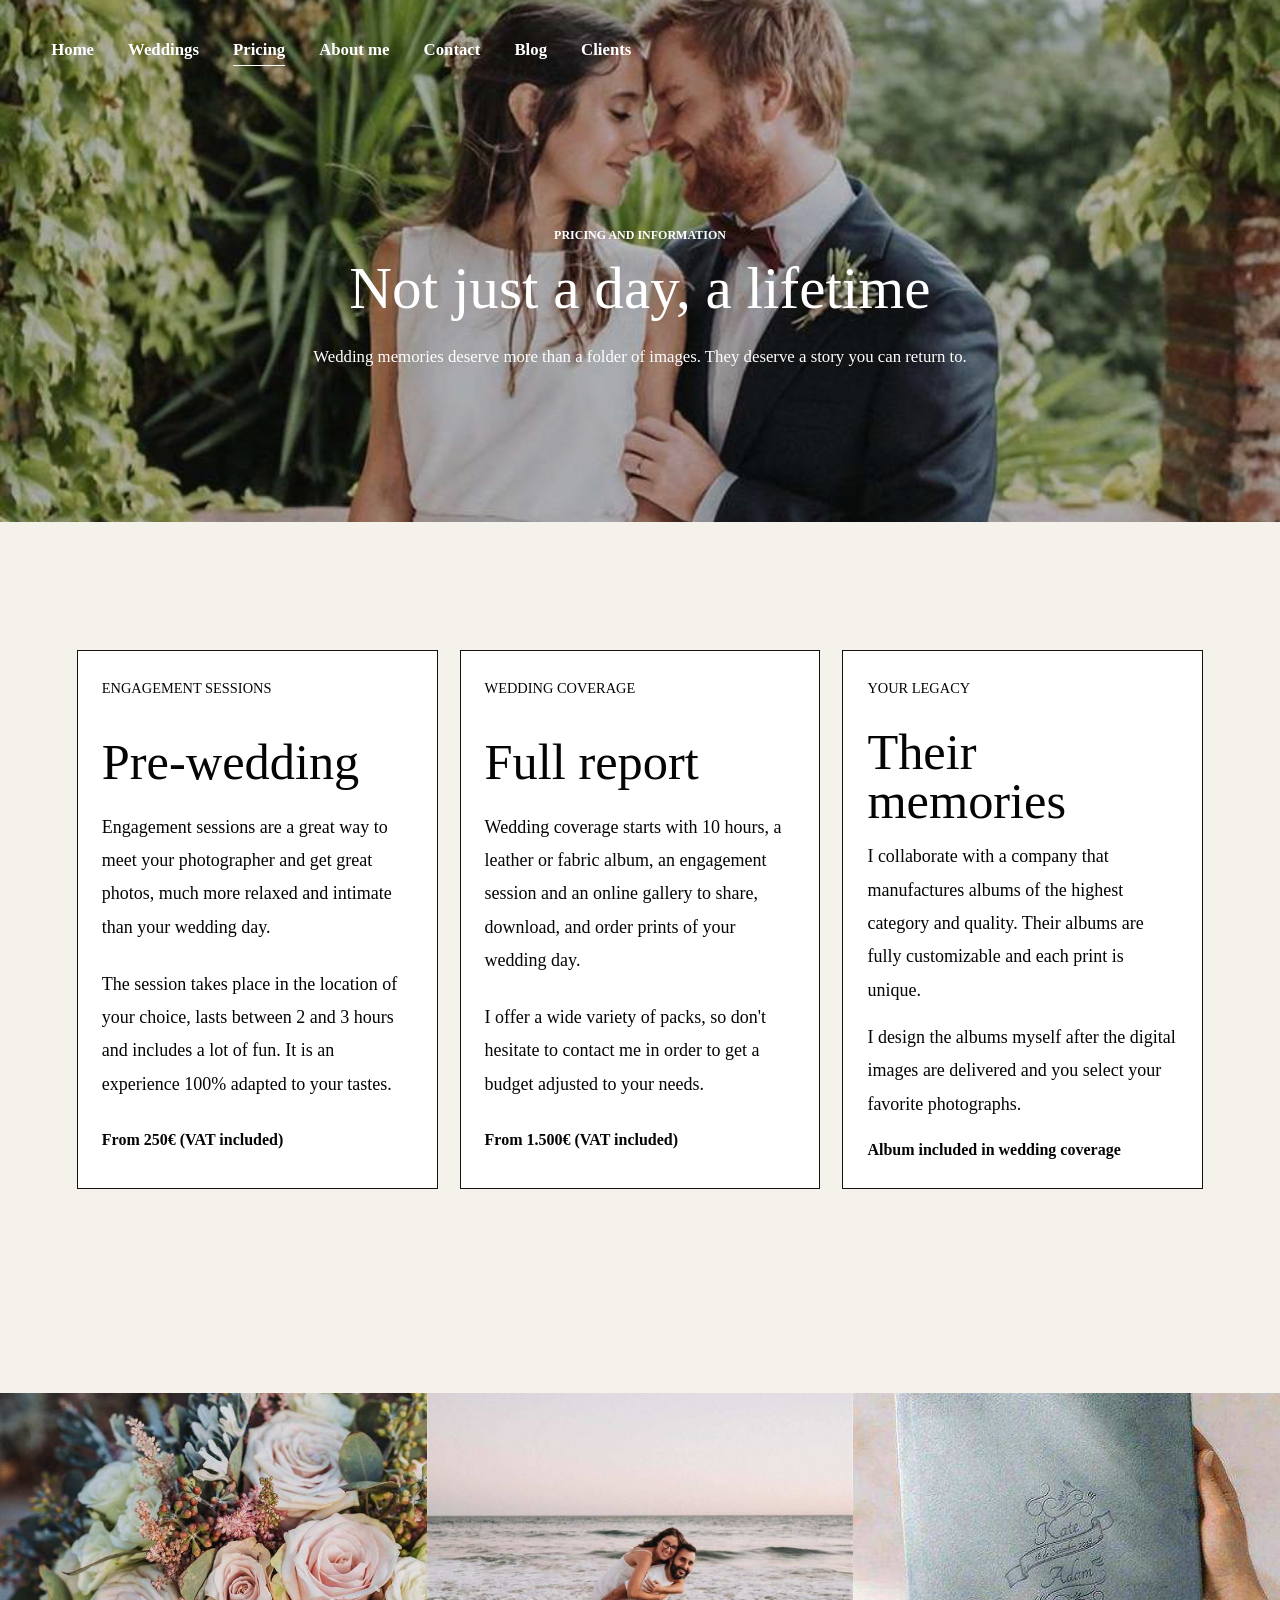
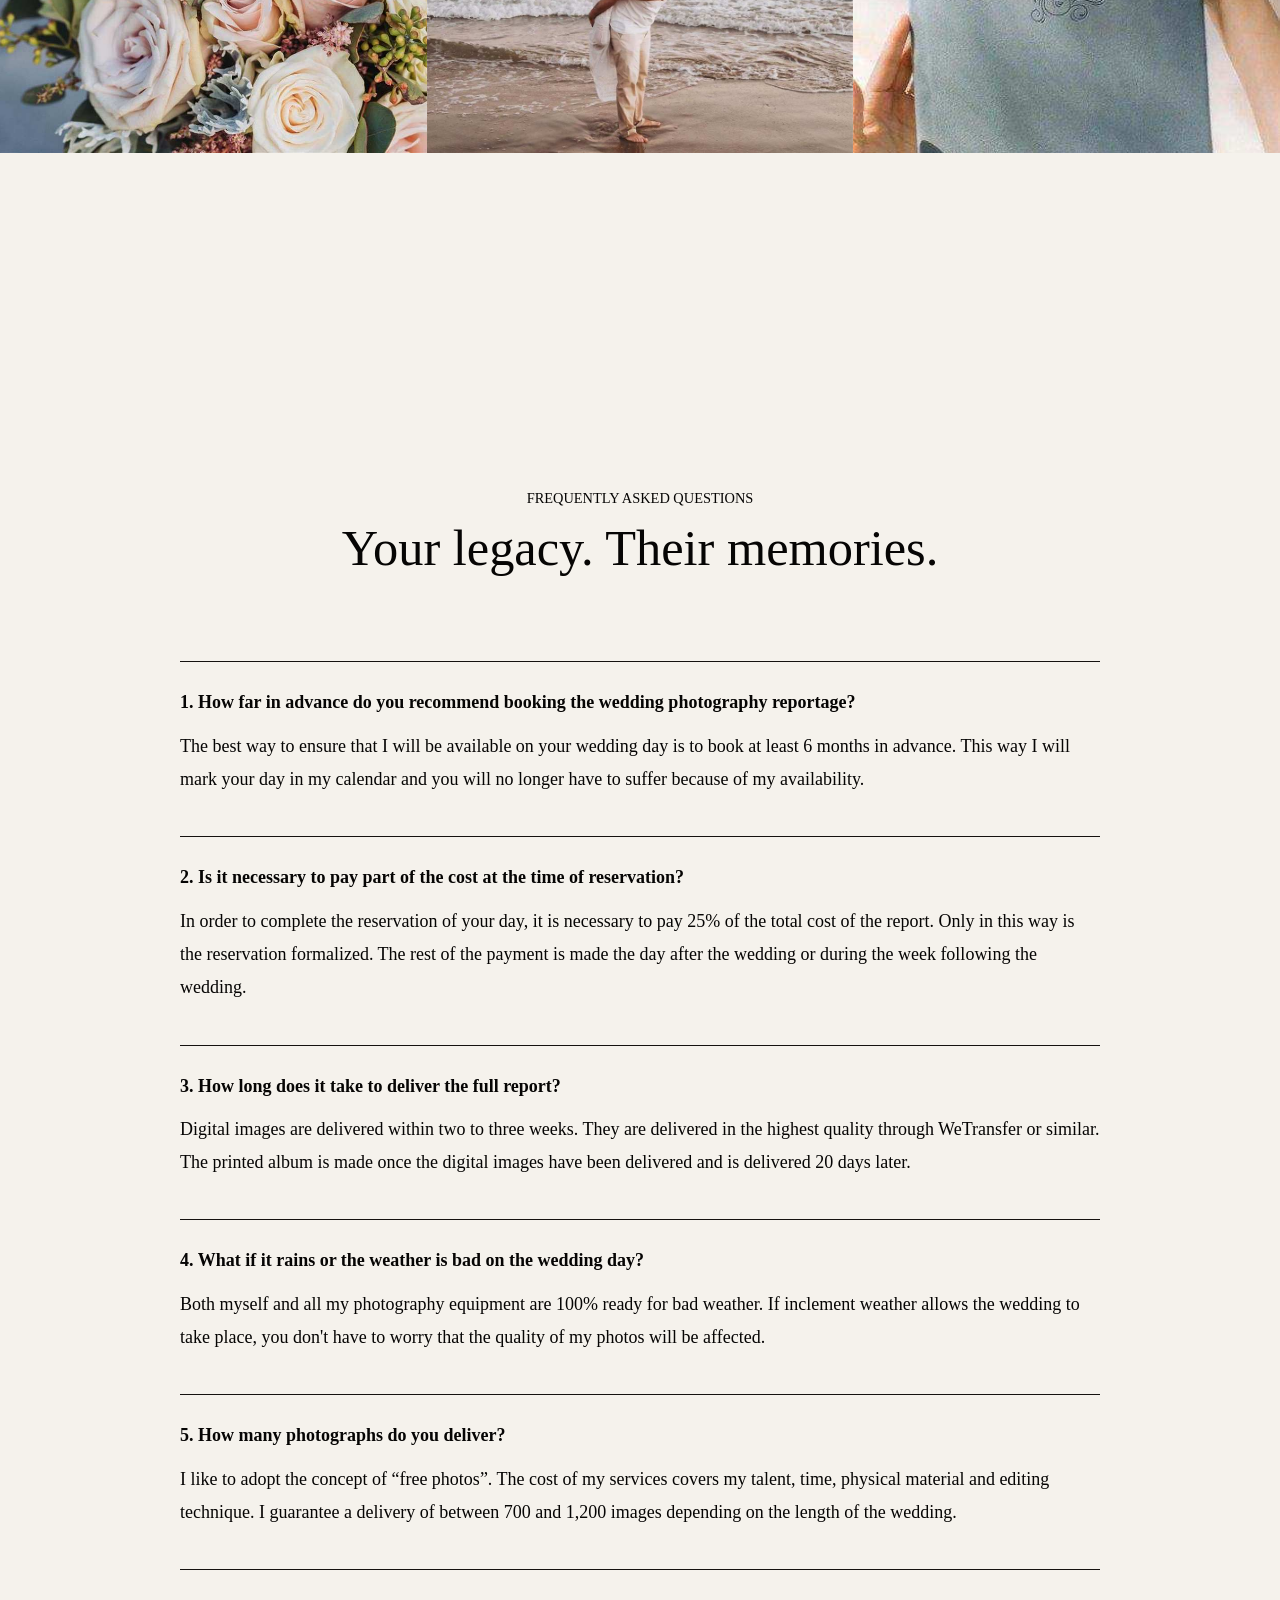
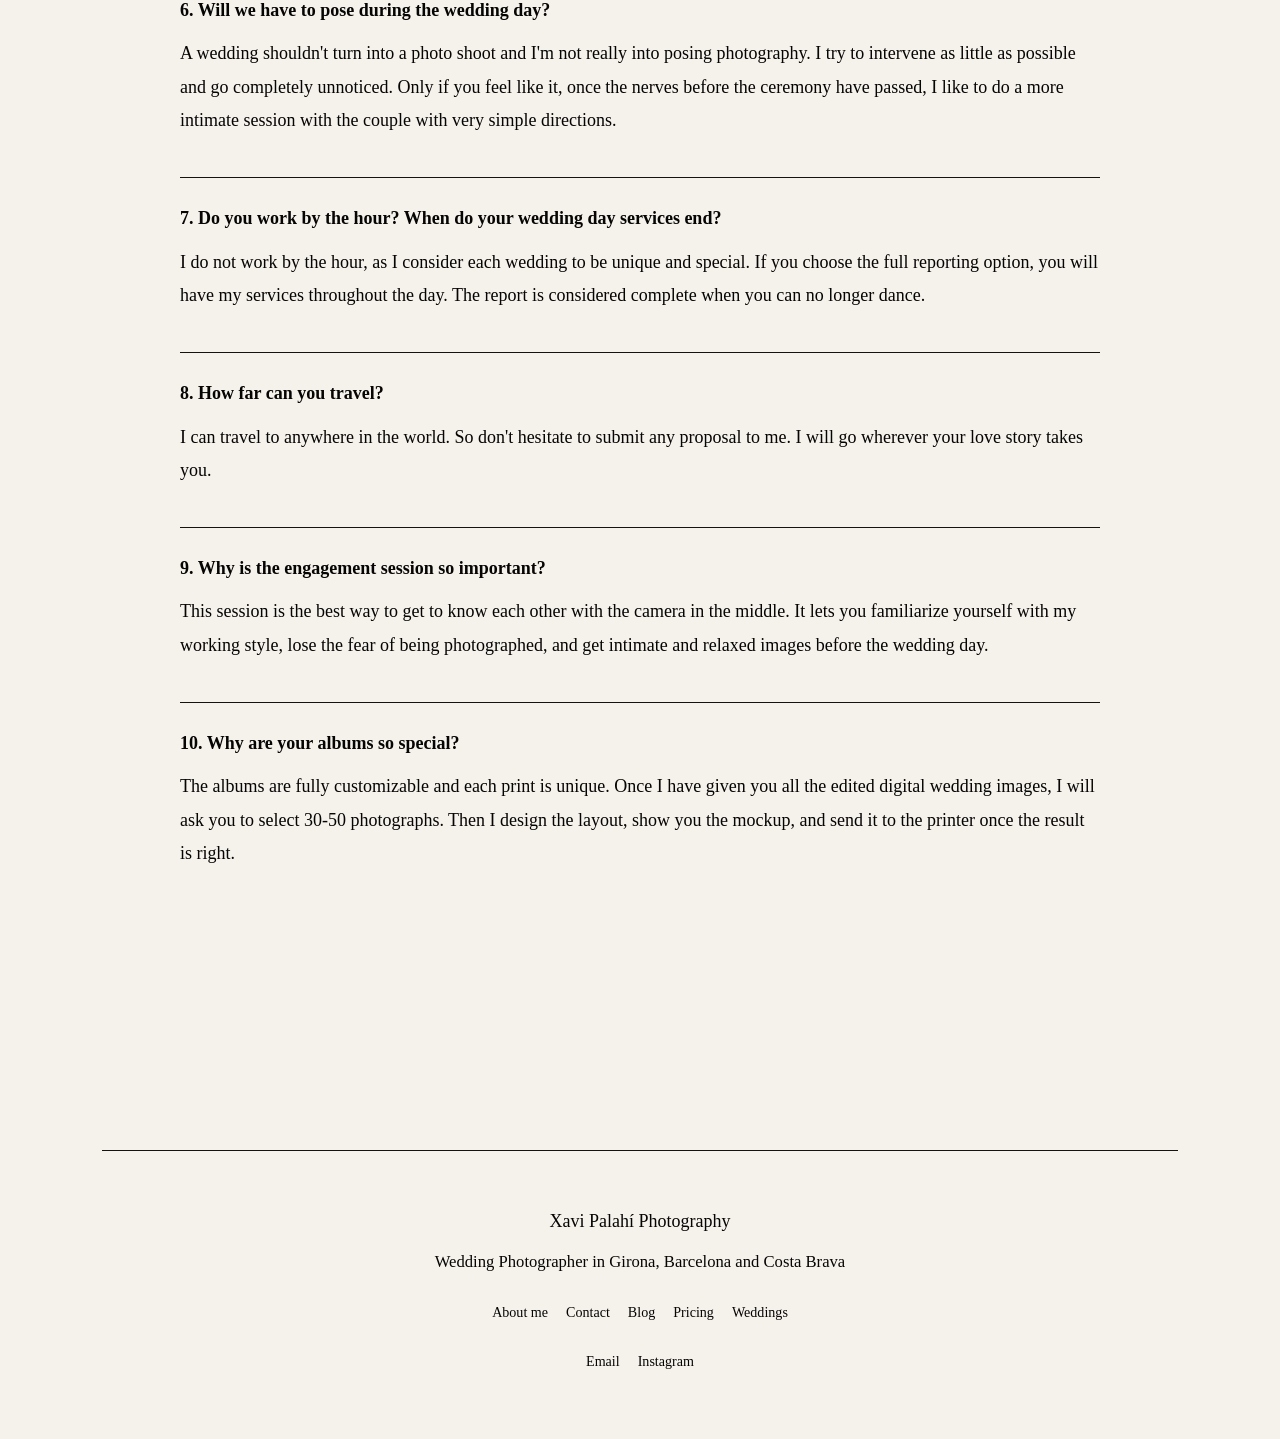
<file: pricing/index.html>
<!doctype html>
<html lang="en">
  <head>
    <meta charset="utf-8">
    <meta name="viewport" content="width=device-width, initial-scale=1">
    <title>Pricing | Xavi Palahí Photography</title>
    <meta name="description" content="Wedding photography and engagement session pricing by Xavi Palahí Photography.">
    <meta property="og:title" content="Pricing | Xavi Palahí Photography">
    <meta property="og:image" content="/assets/images/pricing-hero.jpg">
    <link rel="stylesheet" href="/styles.css">
  </head>
  <body>
    <header class="site-header" data-header>
      <a class="brand" href="/" aria-label="Xavi Palahí Photography home"><span>Xavi Palahí</span></a>
      <button class="menu-toggle" type="button" aria-expanded="false" aria-controls="site-nav" data-menu-toggle><span></span><span></span><span></span><span class="sr-only">Open menu</span></button>
      <nav class="site-nav" id="site-nav" data-nav>
        <a href="/">Home</a><a href="/weddings/">Weddings</a><a href="/pricing/" aria-current="page">Pricing</a><a href="/about/">About me</a><a href="/contact/">Contact</a><a href="/blog/">Blog</a><a href="https://xavipalahi.pic-time.com/portfolio" target="_blank" rel="noreferrer">Clients</a>
      </nav>
    </header>

    <main>
      <section class="page-hero">
        <img src="/assets/images/pricing-hero.jpg" alt="Wedding couple surrounded by guests">
        <div class="hero-content narrow">
          <p class="eyebrow">Pricing and information</p>
          <h1>Not just a day, a lifetime</h1>
          <p class="hero-text">Wedding memories deserve more than a folder of images. They deserve a story you can return to.</p>
        </div>
      </section>

      <section class="section">
        <div class="pricing-grid">
          <article class="pricing-card">
            <p class="overline">Engagement sessions</p>
            <h2>Pre-wedding</h2>
            <p>Engagement sessions are a great way to meet your photographer and get great photos, much more relaxed and intimate than your wedding day.</p>
            <p>The session takes place in the location of your choice, lasts between 2 and 3 hours and includes a lot of fun. It is an experience 100% adapted to your tastes.</p>
            <strong>From 250€ (VAT included)</strong>
          </article>
          <article class="pricing-card">
            <p class="overline">Wedding coverage</p>
            <h2>Full report</h2>
            <p>Wedding coverage starts with 10 hours, a leather or fabric album, an engagement session and an online gallery to share, download, and order prints of your wedding day.</p>
            <p>I offer a wide variety of packs, so don't hesitate to contact me in order to get a budget adjusted to your needs.</p>
            <strong>From 1.500€ (VAT included)</strong>
          </article>
          <article class="pricing-card">
            <p class="overline">Your legacy</p>
            <h2>Their memories</h2>
            <p>I collaborate with a company that manufactures albums of the highest category and quality. Their albums are fully customizable and each print is unique.</p>
            <p>I design the albums myself after the digital images are delivered and you select your favorite photographs.</p>
            <strong>Album included in wedding coverage</strong>
          </article>
        </div>
      </section>

      <section class="section tight">
        <div class="portfolio-strip">
          <img src="/assets/images/pricing-wedding.jpg" alt="Wedding pricing image">
          <img src="/assets/images/pricing-engagement.jpg" alt="Engagement session image">
          <img src="/assets/images/album-1.jpg" alt="Wedding album preview">
        </div>
      </section>

      <section class="section alt">
        <div class="section-inner">
          <div class="section-heading center">
            <p class="overline">Frequently asked questions</p>
            <h2>Your legacy. Their memories.</h2>
          </div>
          <div class="faq-list">
            <article class="faq-item"><p class="faq-question">1. How far in advance do you recommend booking the wedding photography reportage?</p><p class="faq-answer">The best way to ensure that I will be available on your wedding day is to book at least 6 months in advance. This way I will mark your day in my calendar and you will no longer have to suffer because of my availability.</p></article>
            <article class="faq-item"><p class="faq-question">2. Is it necessary to pay part of the cost at the time of reservation?</p><p class="faq-answer">In order to complete the reservation of your day, it is necessary to pay 25% of the total cost of the report. Only in this way is the reservation formalized. The rest of the payment is made the day after the wedding or during the week following the wedding.</p></article>
            <article class="faq-item"><p class="faq-question">3. How long does it take to deliver the full report?</p><p class="faq-answer">Digital images are delivered within two to three weeks. They are delivered in the highest quality through WeTransfer or similar. The printed album is made once the digital images have been delivered and is delivered 20 days later.</p></article>
            <article class="faq-item"><p class="faq-question">4. What if it rains or the weather is bad on the wedding day?</p><p class="faq-answer">Both myself and all my photography equipment are 100% ready for bad weather. If inclement weather allows the wedding to take place, you don't have to worry that the quality of my photos will be affected.</p></article>
            <article class="faq-item"><p class="faq-question">5. How many photographs do you deliver?</p><p class="faq-answer">I like to adopt the concept of “free photos”. The cost of my services covers my talent, time, physical material and editing technique. I guarantee a delivery of between 700 and 1,200 images depending on the length of the wedding.</p></article>
            <article class="faq-item"><p class="faq-question">6. Will we have to pose during the wedding day?</p><p class="faq-answer">A wedding shouldn't turn into a photo shoot and I'm not really into posing photography. I try to intervene as little as possible and go completely unnoticed. Only if you feel like it, once the nerves before the ceremony have passed, I like to do a more intimate session with the couple with very simple directions.</p></article>
            <article class="faq-item"><p class="faq-question">7. Do you work by the hour? When do your wedding day services end?</p><p class="faq-answer">I do not work by the hour, as I consider each wedding to be unique and special. If you choose the full reporting option, you will have my services throughout the day. The report is considered complete when you can no longer dance.</p></article>
            <article class="faq-item"><p class="faq-question">8. How far can you travel?</p><p class="faq-answer">I can travel to anywhere in the world. So don't hesitate to submit any proposal to me. I will go wherever your love story takes you.</p></article>
            <article class="faq-item"><p class="faq-question">9. Why is the engagement session so important?</p><p class="faq-answer">This session is the best way to get to know each other with the camera in the middle. It lets you familiarize yourself with my working style, lose the fear of being photographed, and get intimate and relaxed images before the wedding day.</p></article>
            <article class="faq-item"><p class="faq-question">10. Why are your albums so special?</p><p class="faq-answer">The albums are fully customizable and each print is unique. Once I have given you all the edited digital wedding images, I will ask you to select 30-50 photographs. Then I design the layout, show you the mockup, and send it to the printer once the result is right.</p></article>
          </div>
        </div>
      </section>
    </main>

    <footer class="site-footer">
      <p>Xavi Palahí Photography</p>
      <p class="lead" style="margin:8px auto 0">Wedding Photographer in Girona, Barcelona and Costa Brava</p>
      <nav class="footer-nav"><a href="/about/">About me</a><a href="/contact/">Contact</a><a href="/blog/">Blog</a><a href="/pricing/">Pricing</a><a href="/weddings/">Weddings</a></nav>
      <div class="social-row"><a href="mailto:xavierpalahi@hotmail.com">Email</a><a href="https://www.instagram.com/xavipalahi.weddings/" target="_blank" rel="noreferrer">Instagram</a></div>
    </footer>
    <script src="/script.js"></script>
  </body>
</html>
</file>
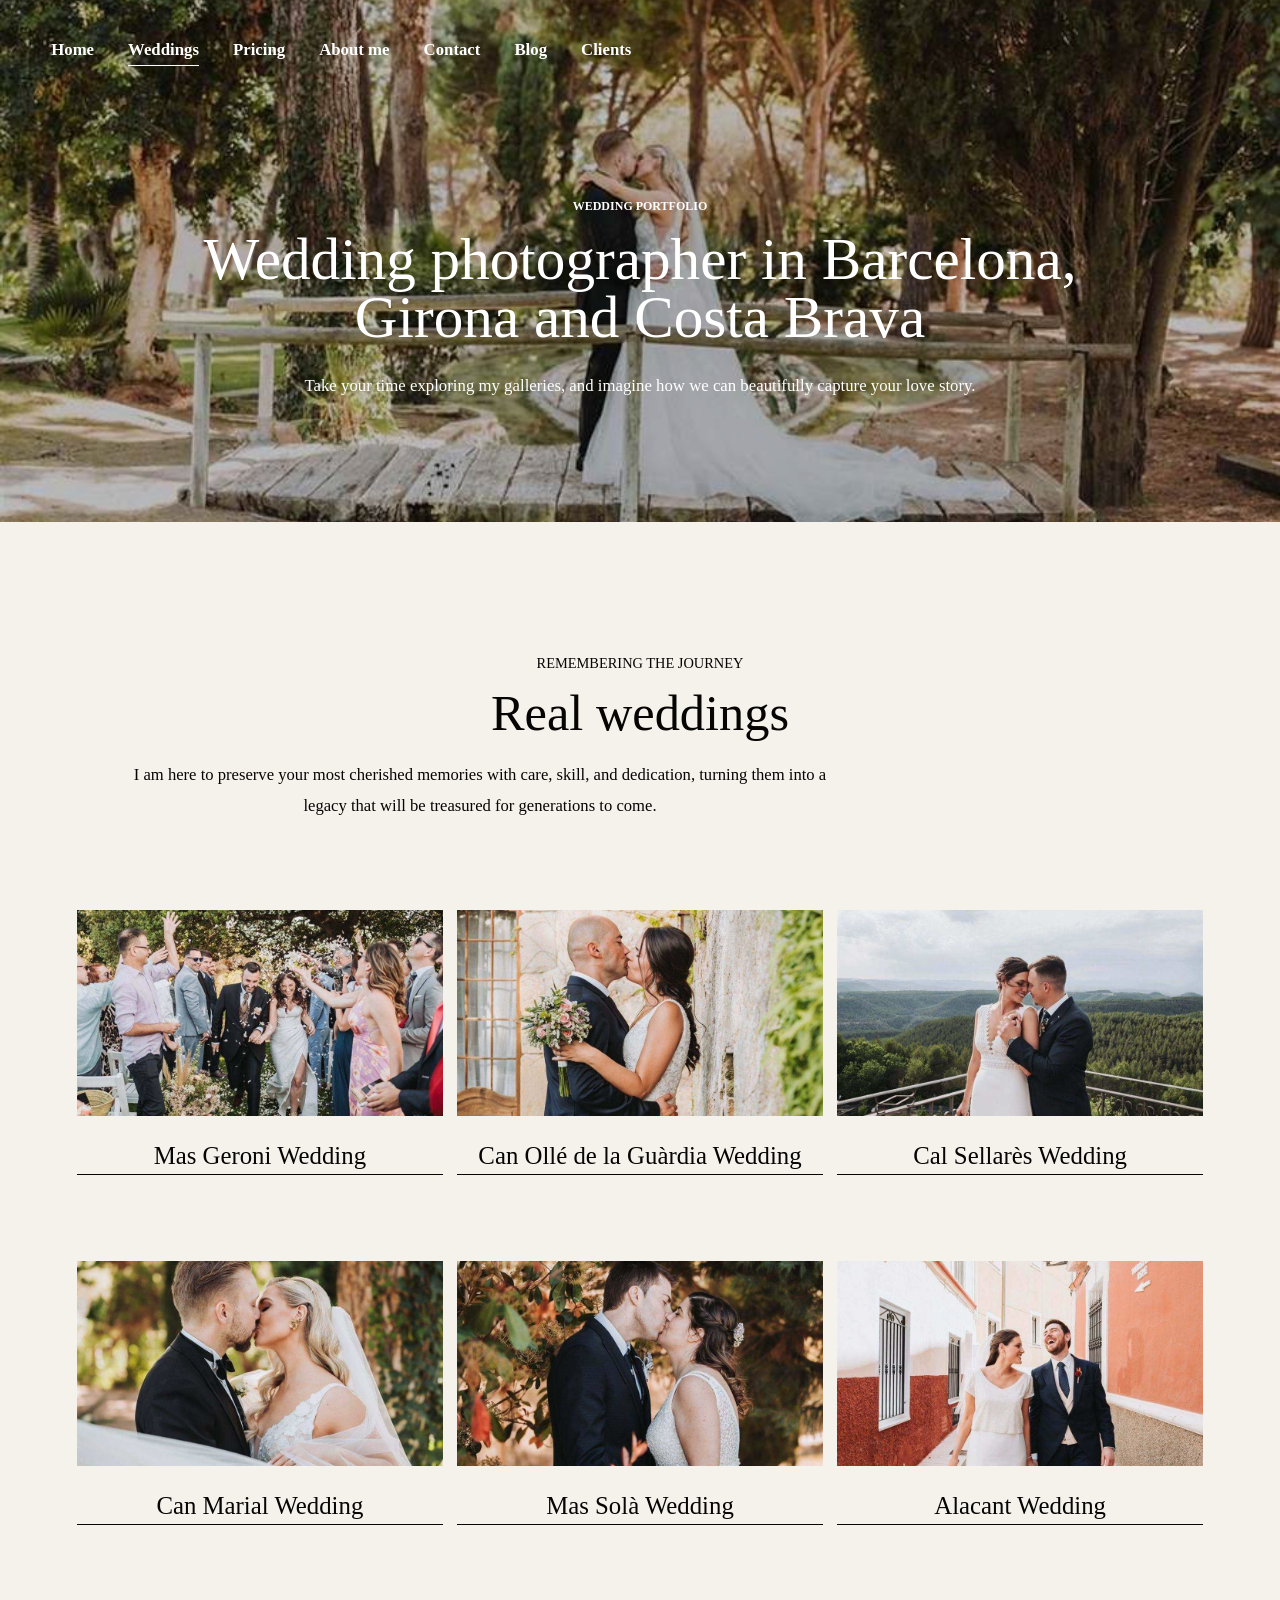
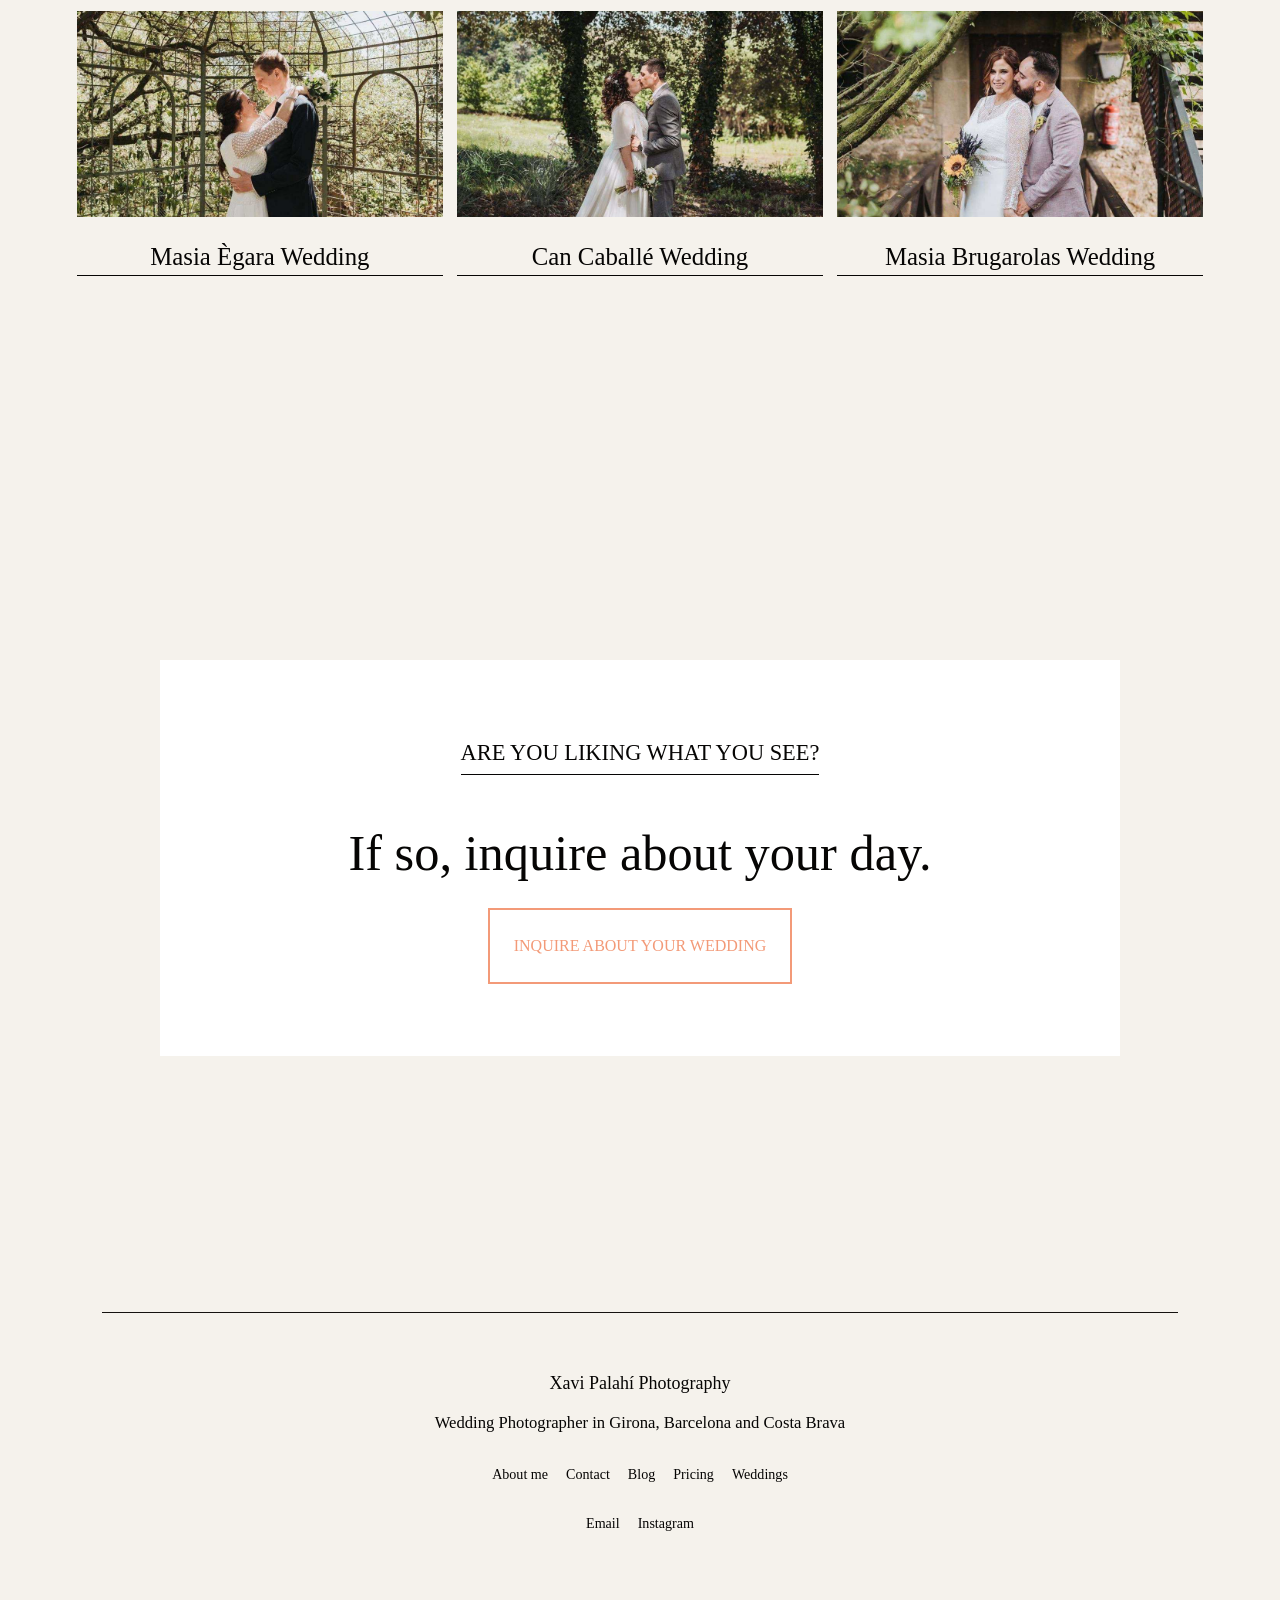
<file: weddings/index.html>
<!doctype html>
<html lang="en">
  <head>
    <meta charset="utf-8">
    <meta name="viewport" content="width=device-width, initial-scale=1">
    <title>Weddings | Xavi Palahí Photography</title>
    <meta name="description" content="Wedding photography portfolio by Xavi Palahí: natural, emotional and elegant wedding stories in Barcelona, Girona and Costa Brava.">
    <meta property="og:title" content="Weddings | Xavi Palahí Photography">
    <meta property="og:image" content="/assets/images/weddings-hero.jpg">
    <link rel="stylesheet" href="/styles.css">
  </head>
  <body>
    <header class="site-header" data-header>
      <a class="brand" href="/" aria-label="Xavi Palahí Photography home"><span>Xavi Palahí</span></a>
      <button class="menu-toggle" type="button" aria-expanded="false" aria-controls="site-nav" data-menu-toggle><span></span><span></span><span></span><span class="sr-only">Open menu</span></button>
      <nav class="site-nav" id="site-nav" data-nav>
        <a href="/">Home</a><a href="/weddings/" aria-current="page">Weddings</a><a href="/pricing/">Pricing</a><a href="/about/">About me</a><a href="/contact/">Contact</a><a href="/blog/">Blog</a><a href="https://xavipalahi.pic-time.com/portfolio" target="_blank" rel="noreferrer">Clients</a>
      </nav>
    </header>

    <main>
      <section class="page-hero">
        <img src="/assets/images/weddings-hero.jpg" alt="Wedding couple celebrating outdoors">
        <div class="hero-content narrow">
          <p class="eyebrow">Wedding portfolio</p>
          <h1>Wedding photographer in Barcelona, Girona and Costa Brava</h1>
          <p class="hero-text">Take your time exploring my galleries, and imagine how we can beautifully capture your love story.</p>
        </div>
      </section>

      <section class="section">
        <div class="section-heading center">
          <p class="overline">Remembering the journey</p>
          <h2>Real weddings</h2>
          <p class="lead">I am here to preserve your most cherished memories with care, skill, and dedication, turning them into a legacy that will be treasured for generations to come.</p>
        </div>
        <div class="gallery-grid">
          <a class="gallery-card" href="/contact/"><img src="/assets/images/wedding-mas-geroni.jpg" alt="Mas Geroni Wedding"><h3>Mas Geroni Wedding</h3><p>Eva & Pau</p></a>
          <a class="gallery-card" href="/contact/"><img src="/assets/images/wedding-can-olle.jpg" alt="Can Ollé de la Guàrdia Wedding"><h3>Can Ollé de la Guàrdia Wedding</h3><p>Sara & Toni</p></a>
          <a class="gallery-card" href="/contact/"><img src="/assets/images/wedding-sellares.jpg" alt="Cal Sellarès Wedding"><h3>Cal Sellarès Wedding</h3><p>Mariana & Martí</p></a>
          <a class="gallery-card" href="/contact/"><img src="/assets/images/wedding-can-marial.jpg" alt="Can Marial Wedding"><h3>Can Marial Wedding</h3><p>Asta & Teemu</p></a>
          <a class="gallery-card" href="/contact/"><img src="/assets/images/wedding-mas-sola.jpg" alt="Mas Solà Wedding"><h3>Mas Solà Wedding</h3><p>Judith & Joan</p></a>
          <a class="gallery-card" href="/contact/"><img src="/assets/images/wedding-alacant.jpg" alt="Alacant Wedding"><h3>Alacant Wedding</h3><p>Lorena & Josué</p></a>
          <a class="gallery-card" href="/contact/"><img src="/assets/images/wedding-masia-egara.jpg" alt="Masia Ègara Wedding"><h3>Masia Ègara Wedding</h3><p>Cristina & Wojtek</p></a>
          <a class="gallery-card" href="/contact/"><img src="/assets/images/wedding-can-caballe.jpg" alt="Can Caballé Wedding"><h3>Can Caballé Wedding</h3><p>Sara & Sergi</p></a>
          <a class="gallery-card" href="/contact/"><img src="/assets/images/wedding-brugarolas.jpg" alt="Masia Brugarolas Wedding"><h3>Masia Brugarolas Wedding</h3><p>Alexandra & Borja</p></a>
        </div>
      </section>

      <section class="section alt">
        <div class="section-inner">
          <div class="testimonial">
            <p class="overline">Are you liking what you see?</p>
            <h2>If so, inquire about your day.</h2>
            <div class="button-row" style="justify-content:center">
              <a class="button dark" href="/contact/">Inquire about your wedding</a>
            </div>
          </div>
        </div>
      </section>
    </main>

    <footer class="site-footer">
      <p>Xavi Palahí Photography</p>
      <p class="lead" style="margin:8px auto 0">Wedding Photographer in Girona, Barcelona and Costa Brava</p>
      <nav class="footer-nav"><a href="/about/">About me</a><a href="/contact/">Contact</a><a href="/blog/">Blog</a><a href="/pricing/">Pricing</a><a href="/weddings/">Weddings</a></nav>
      <div class="social-row"><a href="mailto:xavierpalahi@hotmail.com">Email</a><a href="https://www.instagram.com/xavipalahi.weddings/" target="_blank" rel="noreferrer">Instagram</a></div>
    </footer>
    <script src="/script.js"></script>
  </body>
</html>
</file>
<file: styles.css>
:root {
  --paper: #f8f6f0;
  --paper-2: #f1eee6;
  --ink: #121210;
  --muted: #625f57;
  --line: #d8d2c6;
  --white: #ffffff;
  --sage: #59624f;
  --clay: #9a6f67;
  --max: 1180px;
  --serif: Georgia, "Times New Roman", serif;
  --sans: Arial, Helvetica, sans-serif;
}

* {
  box-sizing: border-box;
}

html {
  scroll-behavior: smooth;
}

body {
  margin: 0;
  background: var(--paper);
  color: var(--ink);
  font-family: var(--sans);
  line-height: 1.65;
}

img {
  display: block;
  max-width: 100%;
}

a {
  color: inherit;
}

button,
input,
textarea {
  font: inherit;
}

.sr-only {
  position: absolute;
  width: 1px;
  height: 1px;
  overflow: hidden;
  clip: rect(0, 0, 0, 0);
  white-space: nowrap;
}

.site-header {
  position: fixed;
  inset: 0 0 auto;
  z-index: 50;
  display: flex;
  align-items: center;
  justify-content: space-between;
  gap: 26px;
  padding: 18px clamp(18px, 4vw, 48px);
  color: var(--white);
  transition: background 180ms ease, color 180ms ease, box-shadow 180ms ease;
}

.site-header.header-light,
.site-header.is-scrolled,
.site-header.is-open {
  background: rgba(248, 246, 240, 0.96);
  color: var(--ink);
  box-shadow: 0 1px 0 rgba(18, 18, 16, 0.08);
}

.brand {
  display: inline-flex;
  align-items: center;
  gap: 12px;
  min-width: 172px;
  text-decoration: none;
}

.brand span {
  font-size: 0.78rem;
  font-weight: 700;
  letter-spacing: 0;
  text-transform: uppercase;
}

.site-nav {
  display: flex;
  align-items: center;
  gap: 22px;
  font-size: 0.76rem;
  font-weight: 600;
  text-transform: uppercase;
}

.site-nav a {
  text-decoration: none;
  border-bottom: 1px solid transparent;
}

.site-nav a:hover,
.site-nav a:focus-visible,
.site-nav a[aria-current="page"] {
  border-color: currentColor;
}

.menu-toggle {
  display: none;
  width: 42px;
  height: 42px;
  border: 1px solid currentColor;
  border-radius: 0;
  background: transparent;
  color: inherit;
  padding: 10px;
}

.menu-toggle span:not(.sr-only) {
  display: block;
  height: 2px;
  margin: 5px 0;
  background: currentColor;
}

.hero,
.page-hero {
  position: relative;
  min-height: 84vh;
  display: grid;
  align-items: end;
  overflow: hidden;
  color: var(--white);
}

.page-hero {
  min-height: 62vh;
}

.hero img,
.page-hero img {
  position: absolute;
  inset: 0;
  width: 100%;
  height: 100%;
  object-fit: cover;
}

.hero::after,
.page-hero::after {
  content: "";
  position: absolute;
  inset: 0;
  background: linear-gradient(90deg, rgba(0, 0, 0, 0.58), rgba(0, 0, 0, 0.2) 58%, rgba(0, 0, 0, 0.36));
}

.hero-content {
  position: relative;
  z-index: 1;
  width: min(var(--max), calc(100% - 56px));
  margin: 0 auto;
  padding: 138px 0 76px;
}

.hero-content.narrow {
  max-width: 900px;
}

.eyebrow,
.overline,
.small-title {
  margin: 0 0 12px;
  color: var(--sage);
  font-size: 0.75rem;
  font-weight: 700;
  text-transform: uppercase;
}

.hero .eyebrow,
.page-hero .eyebrow {
  color: var(--white);
}

h1,
h2,
h3 {
  font-family: var(--serif);
  font-weight: 500;
  line-height: 0.98;
}

h1 {
  max-width: 840px;
  margin: 0;
  font-size: clamp(3rem, 7vw, 6.4rem);
}

h2 {
  margin: 0;
  font-size: clamp(2.25rem, 4.6vw, 4.35rem);
}

h3 {
  margin: 0;
  font-size: 2rem;
}

p {
  margin: 0;
}

.hero-text {
  max-width: 680px;
  margin-top: 22px;
  font-size: 1.05rem;
}

.section,
.site-footer {
  width: min(var(--max), calc(100% - 56px));
  margin: 0 auto;
}

.section {
  padding: 84px 0;
}

.section.tight {
  padding: 58px 0;
}

.section.alt {
  width: 100%;
  max-width: none;
  background: var(--paper-2);
}

.section.alt > .section-inner {
  width: min(var(--max), calc(100% - 56px));
  margin: 0 auto;
  padding: 84px 0;
}

.section-heading {
  max-width: 760px;
  margin-bottom: 42px;
}

.section-heading.center {
  margin-right: auto;
  margin-left: auto;
  text-align: center;
}

.section-heading p,
.copy p,
.card p,
.faq-answer,
.lead {
  color: var(--muted);
}

.lead {
  max-width: 720px;
  margin-top: 22px;
  font-size: 1.04rem;
}

.button-row {
  display: flex;
  flex-wrap: wrap;
  gap: 14px;
  margin-top: 30px;
}

.button {
  display: inline-flex;
  align-items: center;
  justify-content: center;
  min-height: 48px;
  padding: 13px 24px;
  border: 1px solid currentColor;
  border-radius: 0;
  background: transparent;
  color: inherit;
  text-decoration: none;
  text-transform: uppercase;
  font-size: 0.76rem;
  font-weight: 700;
  cursor: pointer;
}

.button.light {
  background: var(--white);
  color: var(--ink);
  border-color: var(--white);
}

.button.dark {
  background: var(--ink);
  color: var(--white);
  border-color: var(--ink);
}

.text-link {
  display: inline-block;
  margin-top: 20px;
  text-decoration: none;
  text-transform: uppercase;
  font-size: 0.78rem;
  font-weight: 700;
  border-bottom: 1px solid currentColor;
}

.intro-grid,
.split-grid,
.about-grid,
.pricing-lead,
.contact-grid {
  display: grid;
  grid-template-columns: 0.95fr 1.05fr;
  gap: clamp(36px, 7vw, 78px);
  align-items: center;
}

.copy {
  display: grid;
  gap: 20px;
}

.image-stack {
  display: grid;
  grid-template-columns: 1fr 0.75fr;
  gap: 16px;
  align-items: end;
}

.image-stack img:first-child {
  aspect-ratio: 3 / 4;
}

.image-stack img:last-child {
  aspect-ratio: 4 / 5;
  margin-bottom: 48px;
}

.image-stack img,
.split-image,
.about-image,
.card-image,
.gallery-card img,
.blog-card img {
  width: 100%;
  height: 100%;
  object-fit: cover;
  background: var(--line);
}

.portfolio-strip {
  display: grid;
  grid-template-columns: 1.2fr 0.8fr 1fr;
  gap: 16px;
  align-items: stretch;
}

.portfolio-strip img {
  width: 100%;
  height: 520px;
  object-fit: cover;
}

.portfolio-strip img:nth-child(2) {
  height: 420px;
  align-self: center;
}

.gallery-grid,
.blog-grid,
.pricing-grid,
.engagement-grid {
  display: grid;
  grid-template-columns: repeat(3, minmax(0, 1fr));
  gap: 22px;
}

.gallery-card,
.blog-card,
.pricing-card {
  min-width: 0;
}

.gallery-card {
  display: grid;
  gap: 14px;
  text-decoration: none;
}

.gallery-card img {
  aspect-ratio: 4 / 5;
}

.gallery-card:nth-child(3n + 2) img {
  aspect-ratio: 1 / 1;
}

.gallery-card p,
.blog-card p {
  color: var(--muted);
  font-size: 0.9rem;
}

.testimonial {
  max-width: 940px;
  margin: 0 auto;
  text-align: center;
}

.quote {
  margin: 0;
  font-family: var(--serif);
  font-size: clamp(1.8rem, 3.5vw, 3rem);
  line-height: 1.14;
}

.quote-credit {
  margin-top: 22px;
  color: var(--muted);
  font-size: 0.8rem;
  text-transform: uppercase;
}

.split-image,
.about-image {
  min-height: 620px;
}

.engagement-grid {
  grid-template-columns: repeat(4, minmax(0, 1fr));
}

.engagement-grid article,
.blog-card,
.pricing-card {
  background: var(--white);
  border: 1px solid var(--line);
}

.engagement-grid img {
  width: 100%;
  aspect-ratio: 4 / 5;
  object-fit: cover;
}

.engagement-grid h3 {
  padding: 16px 18px 18px;
  font-size: 1.45rem;
}

.blog-card {
  display: grid;
  grid-template-rows: auto 1fr;
  text-decoration: none;
}

.blog-card img {
  aspect-ratio: 4 / 3;
}

.blog-card-content,
.pricing-card {
  padding: 24px;
}

.blog-card h2,
.blog-card h3 {
  font-size: 1.85rem;
}

.pricing-card {
  display: grid;
  gap: 14px;
}

.pricing-card strong {
  font-size: 1rem;
}

.album-grid {
  display: grid;
  grid-template-columns: repeat(4, minmax(0, 1fr));
  gap: 14px;
}

.album-grid img {
  width: 100%;
  aspect-ratio: 4 / 3;
  object-fit: cover;
  border: 1px solid var(--line);
}

.faq-list {
  display: grid;
  gap: 16px;
  max-width: 920px;
  margin: 0 auto;
}

.faq-item {
  padding: 24px 0;
  border-top: 1px solid var(--line);
}

.faq-question {
  margin-bottom: 10px;
  font-weight: 700;
}

.contact-form {
  display: grid;
  gap: 18px;
}

.field-grid {
  display: grid;
  grid-template-columns: 1fr 1fr;
  gap: 18px;
}

label {
  display: grid;
  gap: 8px;
  color: var(--muted);
  font-size: 0.78rem;
  font-weight: 700;
  text-transform: uppercase;
}

input,
textarea {
  width: 100%;
  border: 1px solid var(--line);
  border-radius: 0;
  background: var(--white);
  color: var(--ink);
  padding: 14px 15px;
  font-size: 1rem;
}

textarea {
  min-height: 170px;
  resize: vertical;
}

.form-note {
  color: var(--muted);
  font-size: 0.86rem;
}

.site-footer {
  padding: 52px 0 64px;
  text-align: center;
  border-top: 1px solid var(--line);
}

.footer-nav,
.social-row {
  display: flex;
  justify-content: center;
  flex-wrap: wrap;
  gap: 18px;
  margin-top: 22px;
  font-size: 0.78rem;
  font-weight: 700;
  text-transform: uppercase;
}

.footer-nav a,
.social-row a {
  text-decoration: none;
  border-bottom: 1px solid transparent;
}

.footer-nav a:hover,
.social-row a:hover {
  border-color: currentColor;
}

@media (max-width: 980px) {
  .site-header {
    padding: 14px 22px;
  }

  .menu-toggle {
    display: block;
  }

  .site-nav {
    position: absolute;
    top: 100%;
    left: 0;
    right: 0;
    display: none;
    flex-direction: column;
    align-items: flex-start;
    gap: 0;
    padding: 18px 22px 24px;
    background: rgba(248, 246, 240, 0.98);
    color: var(--ink);
  }

  .site-nav.is-open {
    display: flex;
  }

  .site-nav a {
    width: 100%;
    padding: 12px 0;
  }

  .intro-grid,
  .split-grid,
  .about-grid,
  .pricing-lead,
  .contact-grid {
    grid-template-columns: 1fr;
  }

  .portfolio-strip {
    grid-template-columns: 1fr 1fr;
  }

  .portfolio-strip img,
  .portfolio-strip img:nth-child(2) {
    height: 380px;
  }

  .gallery-grid,
  .blog-grid,
  .pricing-grid {
    grid-template-columns: repeat(2, minmax(0, 1fr));
  }

  .engagement-grid,
  .album-grid {
    grid-template-columns: repeat(2, minmax(0, 1fr));
  }

  .split-image,
  .about-image {
    min-height: 520px;
  }
}

@media (max-width: 640px) {
  .section,
  .site-footer,
  .section.alt > .section-inner,
  .hero-content {
    width: min(100% - 34px, var(--max));
  }

  .section,
  .section.alt > .section-inner {
    padding: 58px 0;
  }

  .hero,
  .page-hero {
    min-height: 76vh;
  }

  .hero-content {
    padding: 116px 0 52px;
  }

  .button-row,
  .button {
    width: 100%;
  }

  .portfolio-strip,
  .gallery-grid,
  .blog-grid,
  .pricing-grid,
  .engagement-grid,
  .album-grid,
  .field-grid {
    grid-template-columns: 1fr;
  }

  .portfolio-strip img,
  .portfolio-strip img:nth-child(2) {
    height: 320px;
  }

  .image-stack {
    grid-template-columns: 1fr;
  }

  .image-stack img:last-child {
    margin-bottom: 0;
  }

  .split-image,
  .about-image {
    min-height: 390px;
  }

  .brand {
    min-width: 0;
  }

  .brand span {
    font-size: 0.72rem;
  }
}

.brand img,
.footer-logo,
.footer-badge {
  display: none !important;
}
</file>
